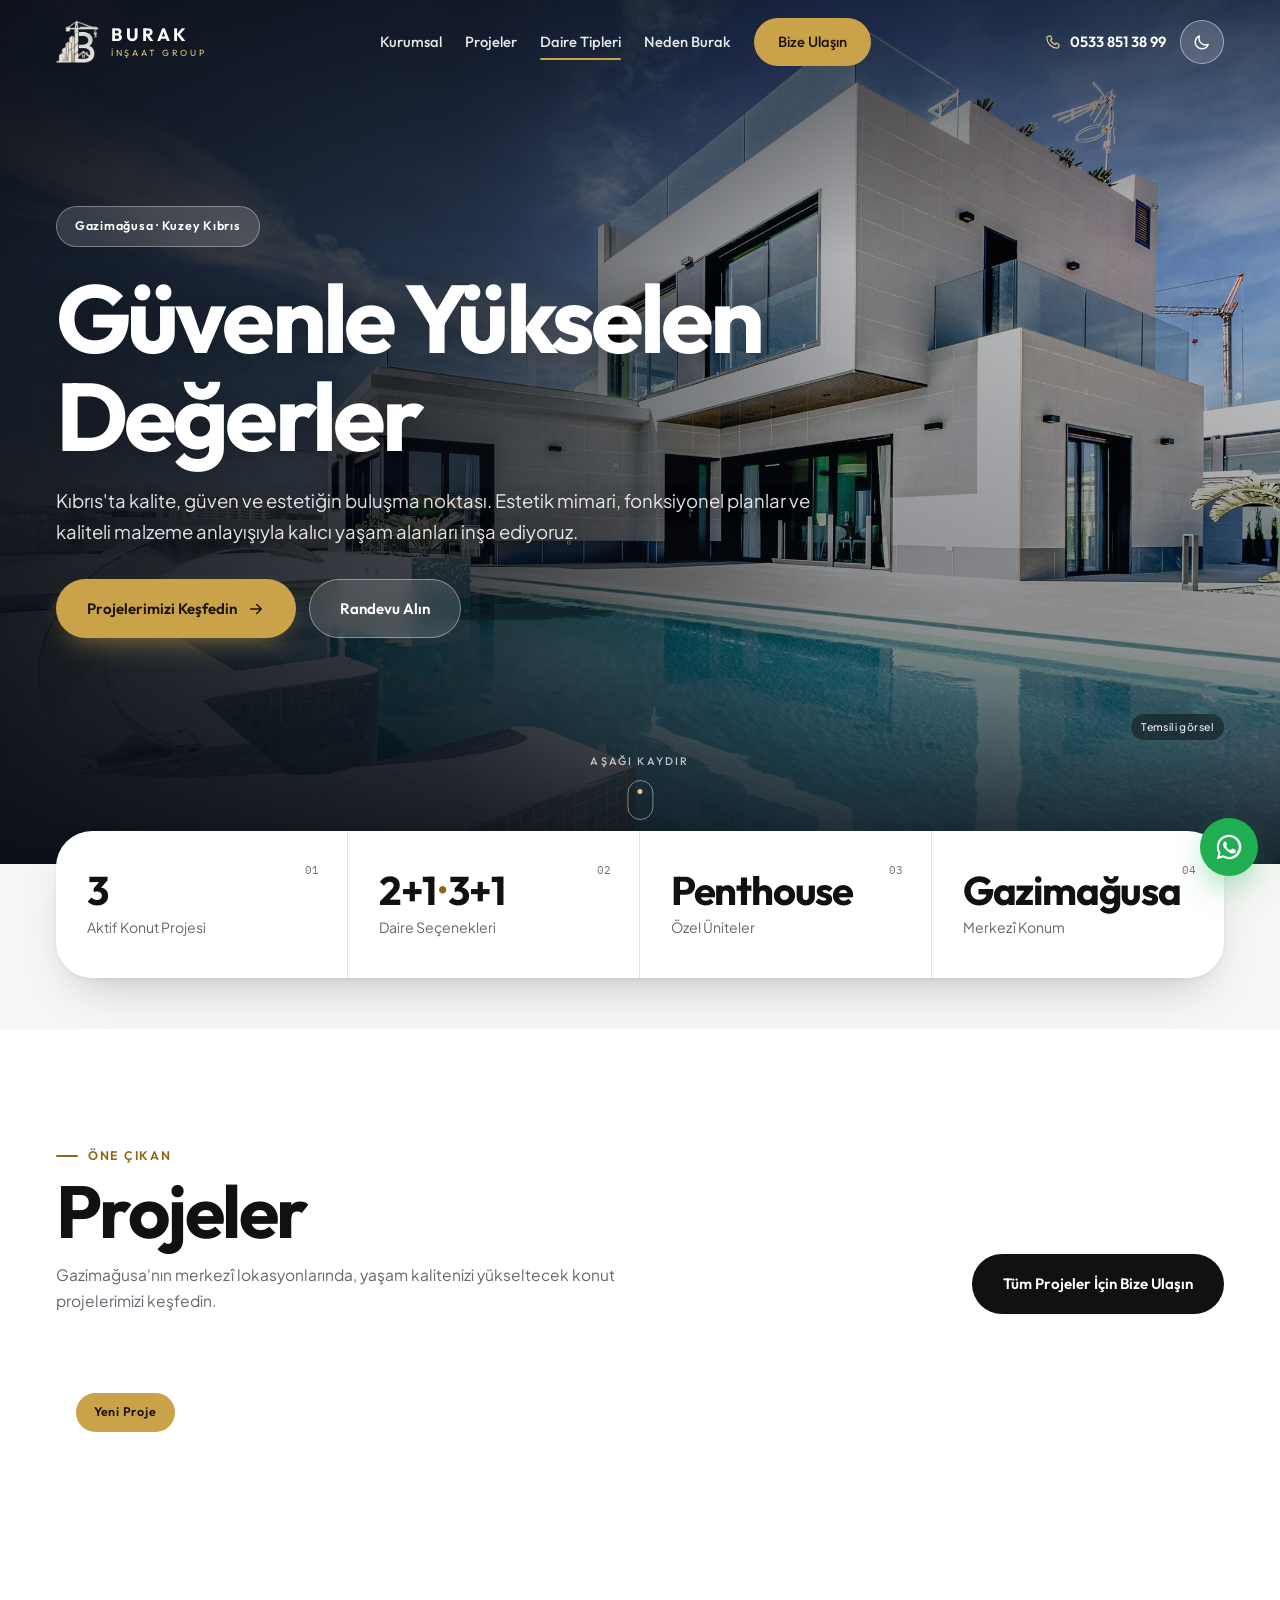
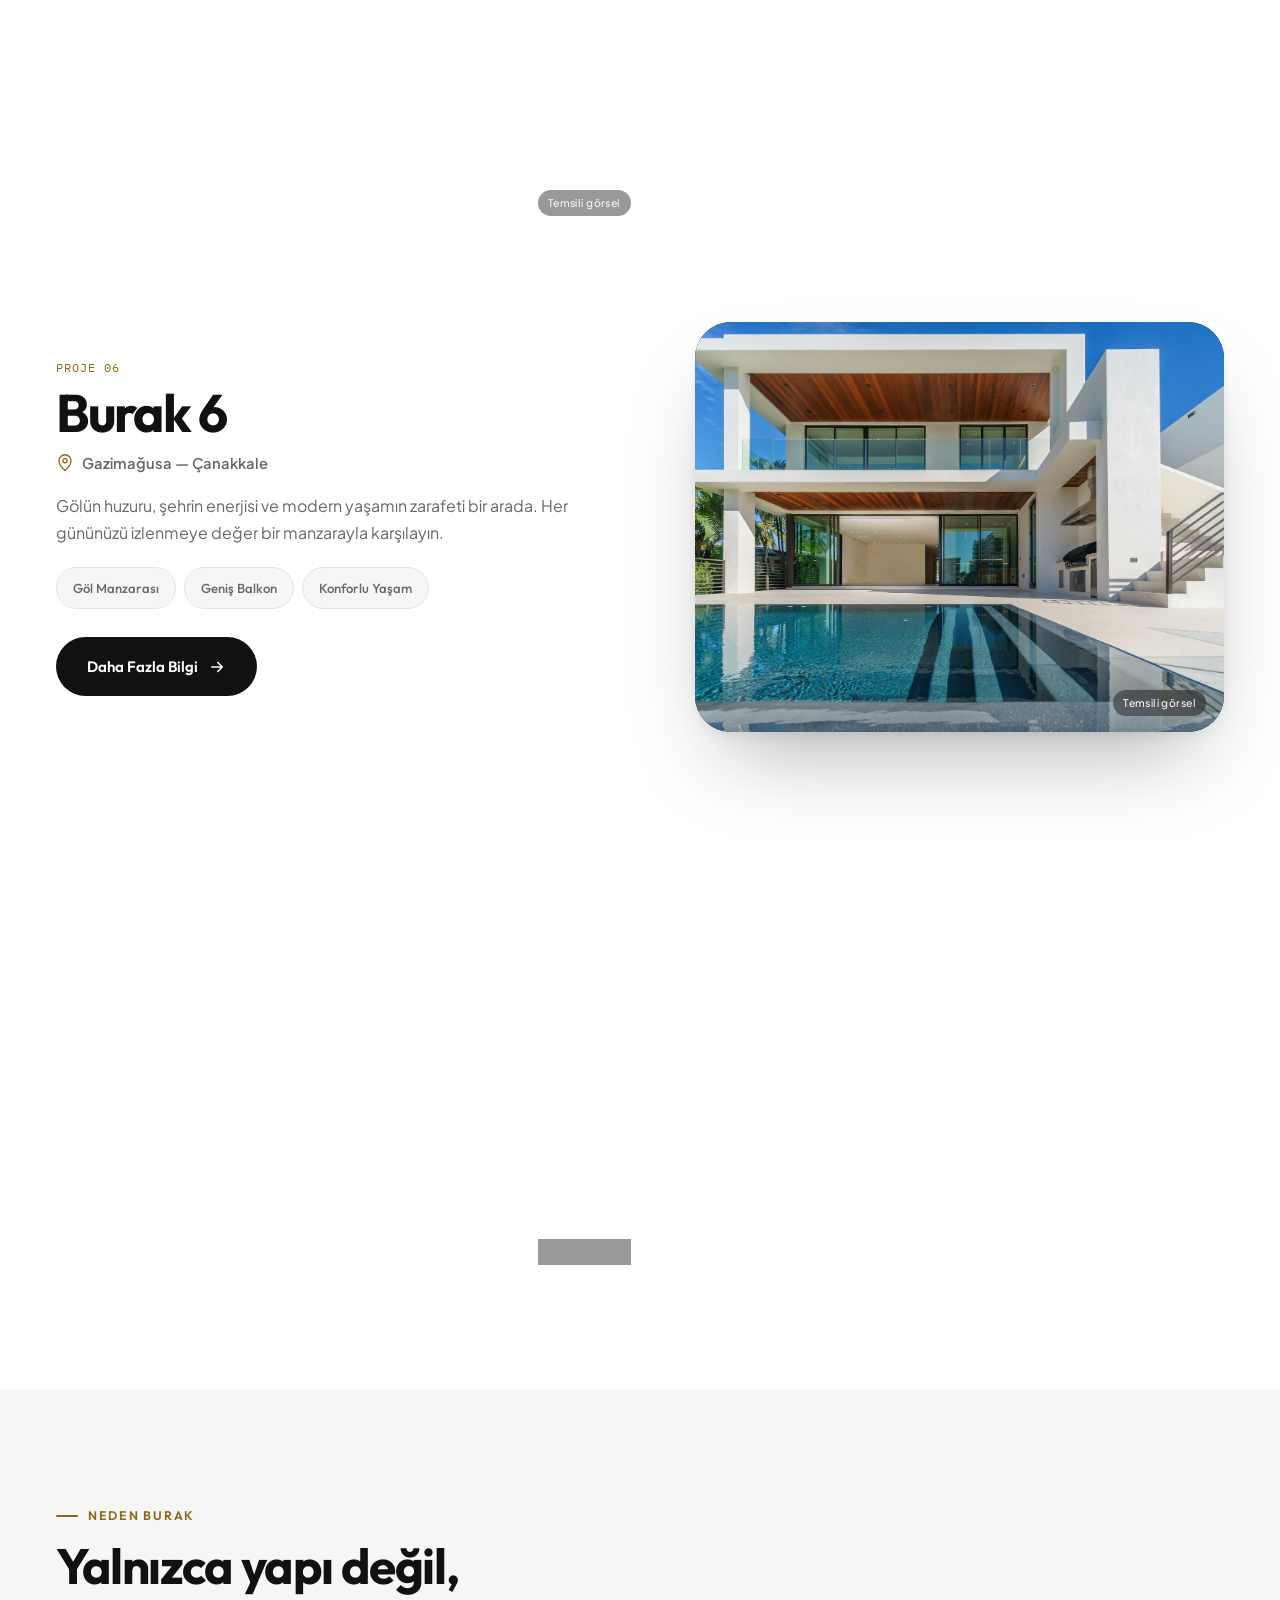
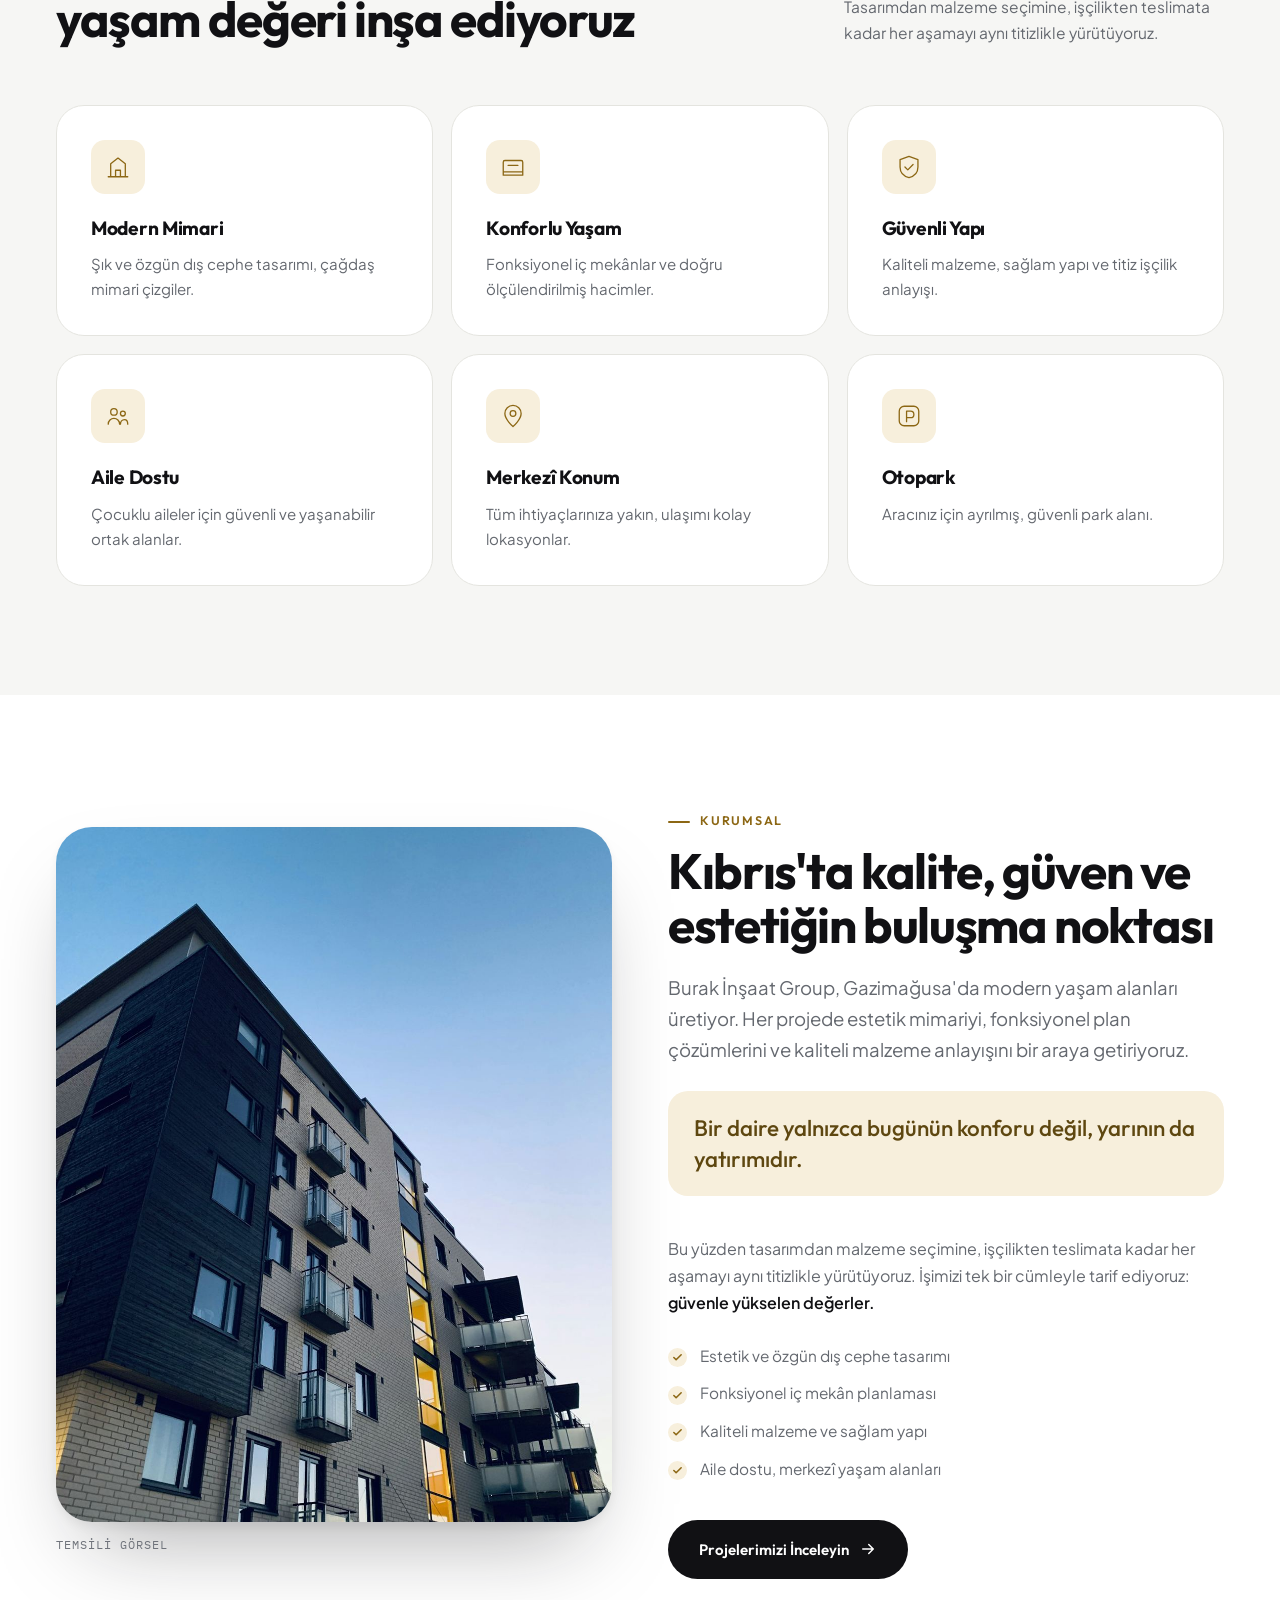
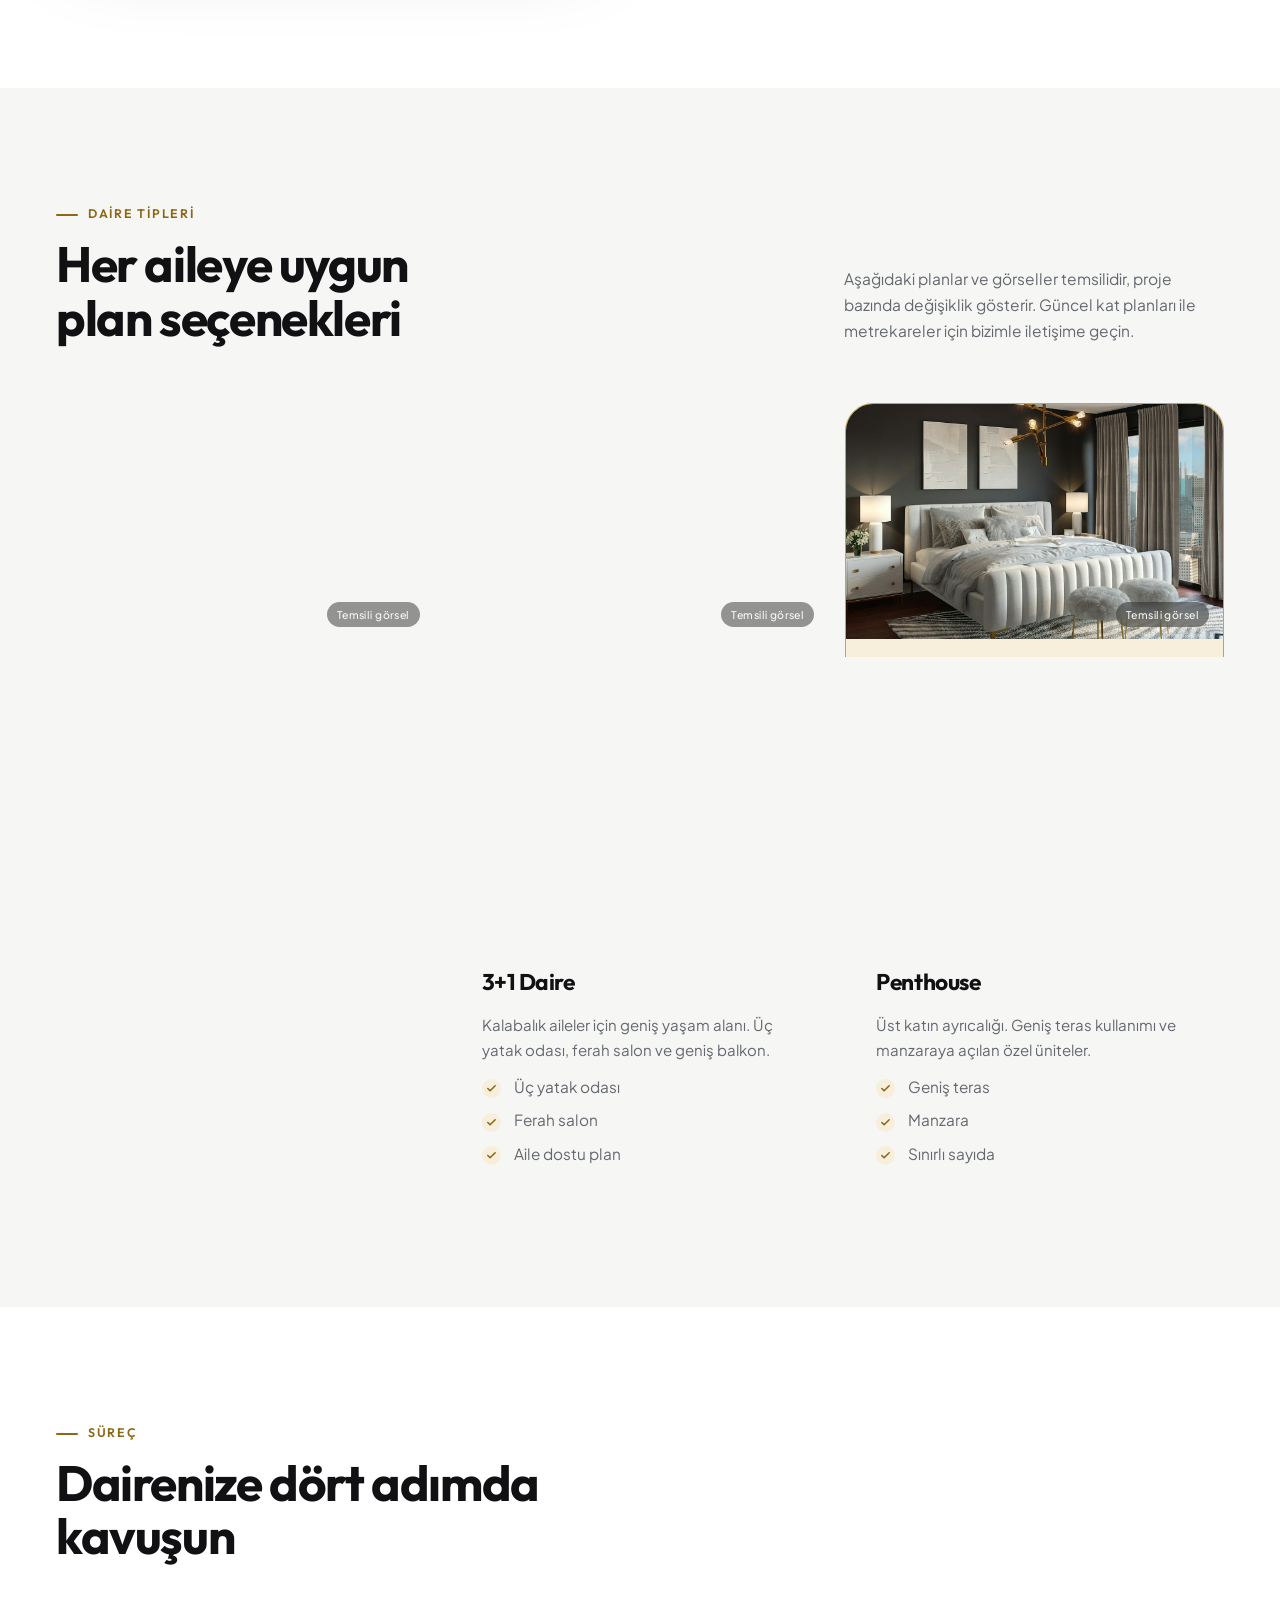
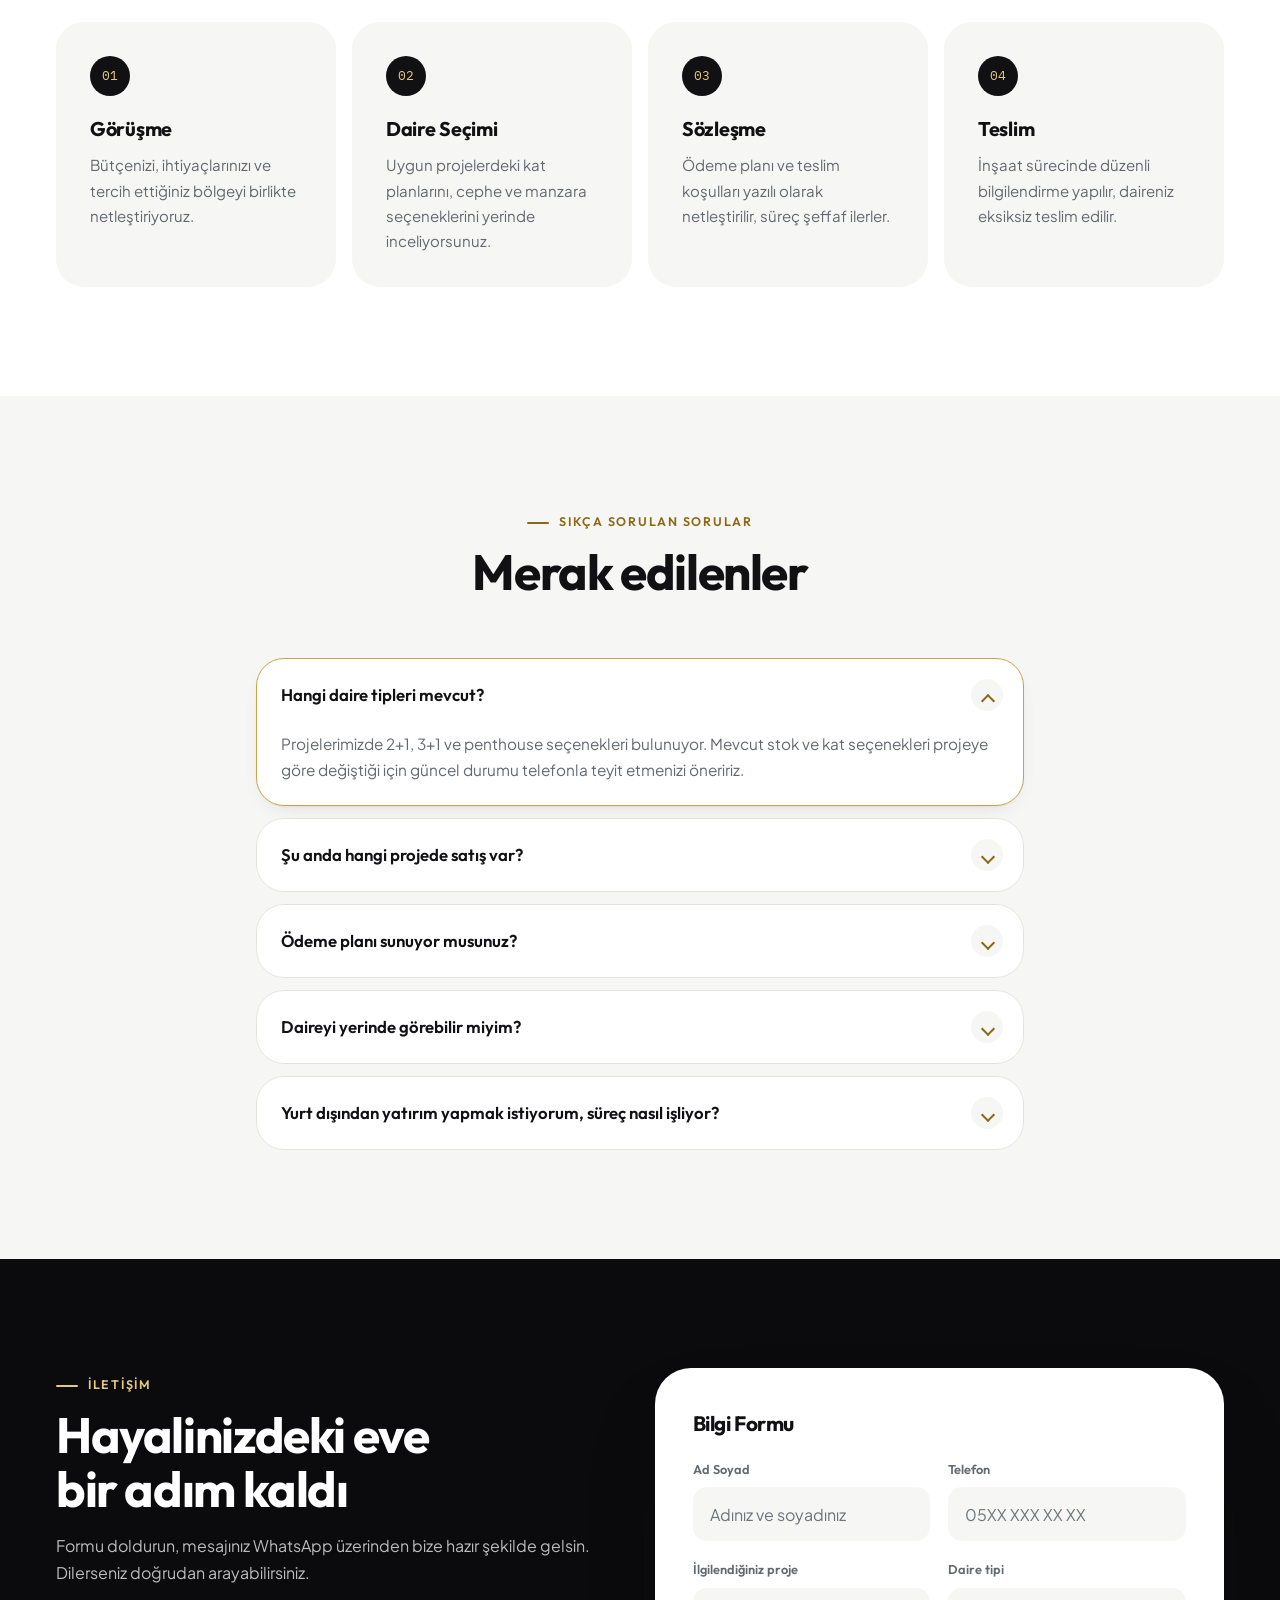
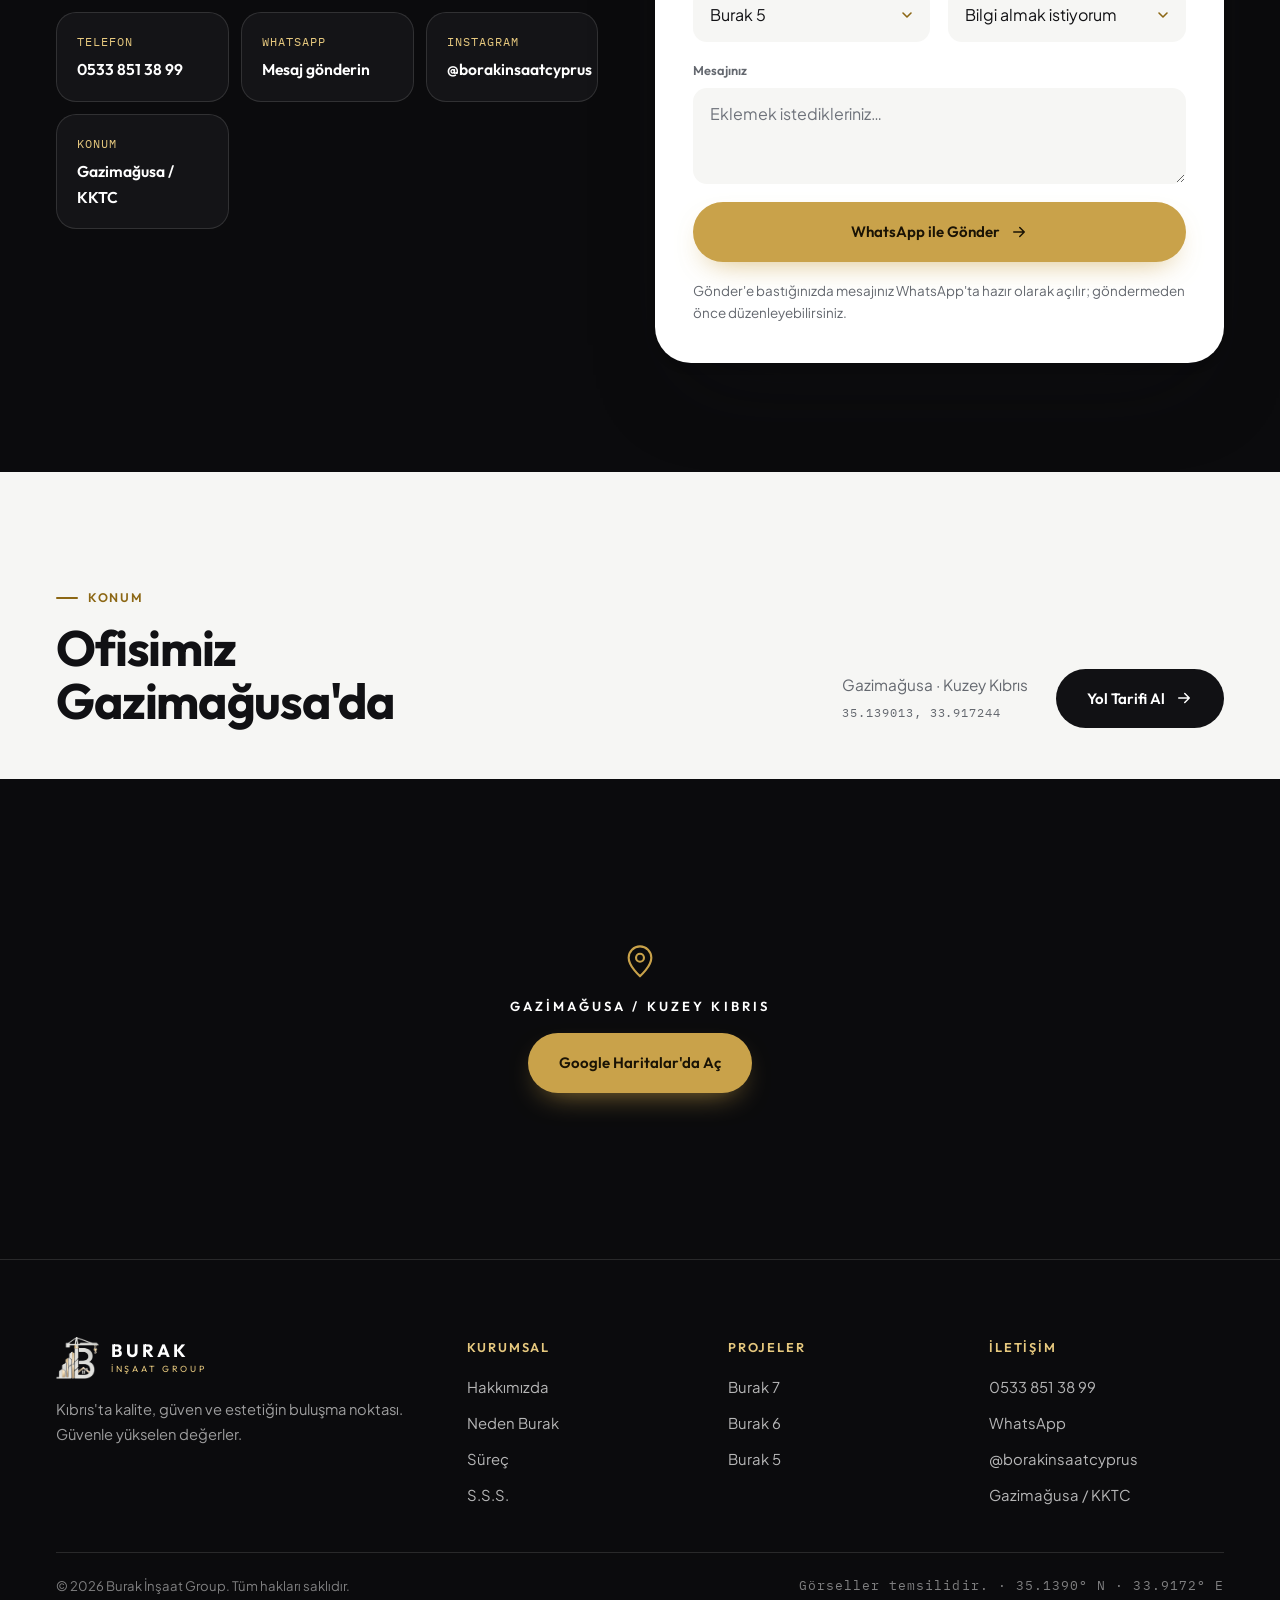
<file: index.html>
<!doctype html>
<html lang="tr">
<head>
<meta charset="utf-8">
<meta name="viewport" content="width=device-width, initial-scale=1, viewport-fit=cover">
<title>Burak İnşaat Group</title>
<meta name="description" content="Burak İnşaat Group — Gazimağusa, Kuzey Kıbrıs. Burak 5, Burak 6 ve Burak 7 konut projeleri. 2+1, 3+1 ve penthouse daireler. Güvenle yükselen değerler.">
<meta name="theme-color" content="#0B0B0D">
<meta property="og:title" content="Burak İnşaat Group">
<meta property="og:description" content="Kıbrıs'ta kalite, güven ve estetiğin buluşma noktası. Gazimağusa'da modern konut projeleri.">
<meta property="og:type" content="website">
<meta property="og:locale" content="tr_TR">
<meta property="og:site_name" content="Burak İnşaat Group">
<meta property="og:image" content="assets/img/og.jpg">
<meta property="og:image:width" content="1200">
<meta property="og:image:height" content="630">
<meta property="og:image:alt" content="Burak İnşaat Group — Güvenle Yükselen Değerler">
<meta name="twitter:card" content="summary_large_image">
<link rel="icon" href="assets/favicon.png" type="image/png">
<link rel="preconnect" href="https://fonts.googleapis.com">
<link rel="preconnect" href="https://fonts.gstatic.com" crossorigin>
<link rel="stylesheet" href="https://fonts.googleapis.com/css2?family=Outfit:wght@300;400;500;600;700;800&family=Plus+Jakarta+Sans:wght@400;500;600&family=IBM+Plex+Mono:wght@400;500&display=swap">
<link rel="stylesheet" href="assets/style.css?v=20260924b">
<!-- Kayıtlı tema seçimini ilk boyamadan önce uygula (beyaz parlama olmasın) -->
<script>try{var t=localStorage.getItem('burak-tema');if(t==='dark'||t==='light')document.documentElement.setAttribute('data-theme',t)}catch(e){}</script>
<script type="application/ld+json">
{
  "@context": "https://schema.org",
  "@type": "HomeAndConstructionBusiness",
  "name": "Burak İnşaat Group",
  "description": "Kıbrıs'ta kalite, güven ve estetiğin buluşma noktası. Gazimağusa'da modern konut projeleri.",
  "telephone": "+90 533 851 38 99",
  "image": "assets/img/og.jpg",
  "logo": "assets/logo-mark.png",
  "address": { "@type": "PostalAddress", "addressLocality": "Gazimağusa", "addressCountry": "CY" },
  "geo": { "@type": "GeoCoordinates", "latitude": 35.139013, "longitude": 33.917244 },
  "areaServed": "Kuzey Kıbrıs",
  "sameAs": ["https://www.instagram.com/borakinsaatcyprus/"]
}
</script>
</head>
<body>

<a class="skip" href="#icerik">İçeriğe geç</a>

<!-- ===================== HEADER ===================== -->
<header class="hdr" id="hdr">
  <div class="hdr__in">
    <a class="logo" href="#top" aria-label="Burak İnşaat Group — ana sayfa">
      <span class="logo__mark"><img class="logo__img logo__img--fff" src="assets/logo-mark-light.png" alt="" width="431" height="420"><img class="logo__img logo__img--ink" src="assets/logo-mark.png" alt="" width="431" height="420"></span>
      <span class="logo__txt"><strong>BURAK</strong><em>İnşaat Group</em></span>
    </a>

    <nav class="nav" id="nav" aria-label="Ana menü">
      <a href="#kurumsal">Kurumsal</a>
      <a href="#projeler">Projeler</a>
      <a href="#daireler">Daire Tipleri</a>
      <a href="#neden">Neden Burak</a>
      <a class="nav__cta" href="#iletisim">Bize Ulaşın</a>
      <a class="nav__tel" href="tel:+905338513899">0533 851 38 99</a>
      <button class="nav__tema" type="button" data-tema>
        <svg class="tema__ay" viewBox="0 0 24 24" aria-hidden="true"><path d="M20.5 14.5A8.5 8.5 0 0 1 9.5 3.5a8.5 8.5 0 1 0 11 11z"/></svg>
        <svg class="tema__gunes" viewBox="0 0 24 24" aria-hidden="true"><circle cx="12" cy="12" r="4.2"/><path d="M12 2.5v2.2M12 19.3v2.2M4.6 4.6l1.6 1.6M17.8 17.8l1.6 1.6M2.5 12h2.2M19.3 12h2.2M4.6 19.4l1.6-1.6M17.8 6.2l1.6-1.6"/></svg>
        <span class="tema__ay">Koyu tema</span><span class="tema__gunes">Açık tema</span>
      </button>
    </nav>

    <div class="hdr__side">
      <a class="hdr__tel" href="tel:+905338513899">
        <svg viewBox="0 0 24 24" aria-hidden="true"><path d="M6.6 3h3l1.6 4-2.1 1.5a12 12 0 0 0 6.4 6.4L17 12.8l4 1.6v3A2.6 2.6 0 0 1 18.4 20 15.4 15.4 0 0 1 4 5.6 2.6 2.6 0 0 1 6.6 3z"/></svg>
        <span>0533 851 38 99</span>
      </a>
      <button class="tema" id="tema" type="button" data-tema title="Tema değiştir" aria-label="Koyu temaya geç">
        <svg class="tema__ay" viewBox="0 0 24 24" aria-hidden="true"><path d="M20.5 14.5A8.5 8.5 0 0 1 9.5 3.5a8.5 8.5 0 1 0 11 11z"/></svg>
        <svg class="tema__gunes" viewBox="0 0 24 24" aria-hidden="true"><circle cx="12" cy="12" r="4.2"/><path d="M12 2.5v2.2M12 19.3v2.2M4.6 4.6l1.6 1.6M17.8 17.8l1.6 1.6M2.5 12h2.2M19.3 12h2.2M4.6 19.4l1.6-1.6M17.8 6.2l1.6-1.6"/></svg>
      </button>
      <button class="burger" id="burger" aria-expanded="false" aria-controls="nav">
        <span class="burger__lines" aria-hidden="true"><i></i><i></i><i></i></span>
        <span class="sr">Menü</span>
      </button>
    </div>
  </div>
</header>

<main id="icerik">

<!-- ===================== HERO ===================== -->
<section class="hero" id="top">
  <div class="hero__scene" aria-hidden="true">
    <img src="assets/img/hero.jpg" alt="" width="2200" height="1459" fetchpriority="high">
  </div>

  <div class="hero__in wrap">
    <p class="pill pill--ghost">Gazimağusa &middot; Kuzey Kıbrıs</p>
    <h1 class="hero__h1">Güvenle Yükselen<br>Değerler</h1>
    <p class="hero__lead">Kıbrıs'ta kalite, güven ve estetiğin buluşma noktası. Estetik mimari,
      fonksiyonel planlar ve kaliteli malzeme anlayışıyla kalıcı yaşam alanları inşa ediyoruz.</p>
    <div class="hero__btns">
      <a class="btn btn--gold" href="#projeler">Projelerimizi Keşfedin
        <svg viewBox="0 0 24 24" aria-hidden="true"><path d="M5 12h14m0 0l-6-6m6 6l-6 6"/></svg></a>
      <a class="btn btn--glass" href="#iletisim">Randevu Alın</a>
    </div>
  </div>

  <span class="tmsl tmsl--hero">Temsili görsel</span>

  <a class="hero__scroll" href="#rakamlar">
    <span>Aşağı Kaydır</span>
    <span class="hero__dot"></span>
  </a>
</section>

<!-- ===================== RAKAMLAR ===================== -->
<section class="statsec" id="rakamlar" aria-label="Öne çıkan bilgiler">
  <div class="wrap">
    <div class="stats">
      <div class="stat"><b>3</b><span>Aktif Konut Projesi</span><i>01</i></div>
      <div class="stat"><b>2+1<em>·</em>3+1</b><span>Daire Seçenekleri</span><i>02</i></div>
      <div class="stat"><b>Penthouse</b><span>Özel Üniteler</span><i>03</i></div>
      <div class="stat"><b>Gazimağusa</b><span>Merkezî Konum</span><i>04</i></div>
    </div>
  </div>
</section>

<!-- ===================== ÖNE ÇIKAN PROJELER ===================== -->
<section class="sec" id="projeler">
  <div class="wrap">
    <header class="sechead sechead--big">
      <div>
        <p class="eyebrow">Öne Çıkan</p>
        <h2 class="h1x">Projeler</h2>
        <p class="sechead__desc sechead__desc--wide">Gazimağusa'nın merkezî lokasyonlarında,
          yaşam kalitenizi yükseltecek konut projelerimizi keşfedin.</p>
      </div>
      <a class="btn btn--dark sechead__cta" href="#iletisim">Tüm Projeler İçin Bize Ulaşın</a>
    </header>
  </div>

  <div class="showcase">

    <article class="proj" id="burak7">
      <div class="proj__viz">
        <img src="assets/img/burak7.jpg" alt="Burak 7 — temsili dış cephe görseli" width="1500" height="1031" loading="lazy" decoding="async">
        <span class="pill pill--live">Yeni Proje</span>
        <span class="tmsl">Temsili görsel</span>
      </div>
      <div class="proj__body">
        <p class="proj__no mono">Proje 07</p>
        <h3 class="proj__title">Burak 7</h3>
        <p class="proj__loc">
          <svg viewBox="0 0 24 24" aria-hidden="true"><path d="M12 22s8-6.9 8-13a8 8 0 0 0-16 0c0 6.1 8 13 8 13z"/><circle cx="12" cy="9" r="2.8"/></svg>
          Gazimağusa / Kuzey Kıbrıs</p>
        <p class="proj__txt">Estetik mimarisi, fonksiyonel planları ve kaliteli malzeme anlayışıyla
          fark yaratan yeni projemiz. Modern yaşamın yeni adresi.</p>
        <ul class="chips"><li>Modern Mimari</li><li>Merkezî Konum</li><li>Otopark</li><li>Aile Dostu</li></ul>
        <a class="btn btn--dark" href="#iletisim">Daha Fazla Bilgi
          <svg viewBox="0 0 24 24" aria-hidden="true"><path d="M5 12h14m0 0l-6-6m6 6l-6 6"/></svg></a>
      </div>
    </article>

    <article class="proj proj--flip" id="burak6">
      <div class="proj__viz">
        <img src="assets/img/burak6.jpg" alt="Burak 6 — temsili dış cephe görseli" width="1552" height="1067" loading="lazy" decoding="async">
        <span class="pill">Manzaralı</span>
        <span class="tmsl">Temsili görsel</span>
      </div>
      <div class="proj__body">
        <p class="proj__no mono">Proje 06</p>
        <h3 class="proj__title">Burak 6</h3>
        <p class="proj__loc">
          <svg viewBox="0 0 24 24" aria-hidden="true"><path d="M12 22s8-6.9 8-13a8 8 0 0 0-16 0c0 6.1 8 13 8 13z"/><circle cx="12" cy="9" r="2.8"/></svg>
          Gazimağusa — Çanakkale</p>
        <p class="proj__txt">Gölün huzuru, şehrin enerjisi ve modern yaşamın zarafeti bir arada.
          Her gününüzü izlenmeye değer bir manzarayla karşılayın.</p>
        <ul class="chips"><li>Göl Manzarası</li><li>Geniş Balkon</li><li>Konforlu Yaşam</li></ul>
        <a class="btn btn--dark" href="#iletisim">Daha Fazla Bilgi
          <svg viewBox="0 0 24 24" aria-hidden="true"><path d="M5 12h14m0 0l-6-6m6 6l-6 6"/></svg></a>
      </div>
    </article>

    <article class="proj" id="burak5">
      <div class="proj__viz">
        <img src="assets/img/burak5.jpg" alt="Burak 5 — temsili dış cephe görseli" width="1600" height="1100" loading="lazy" decoding="async">
        <span class="pill pill--sale">Satışta</span>
        <span class="tmsl">Temsili görsel</span>
      </div>
      <div class="proj__body">
        <p class="proj__no mono">Proje 05</p>
        <h3 class="proj__title">Burak 5</h3>
        <p class="proj__loc">
          <svg viewBox="0 0 24 24" aria-hidden="true"><path d="M12 22s8-6.9 8-13a8 8 0 0 0-16 0c0 6.1 8 13 8 13z"/><circle cx="12" cy="9" r="2.8"/></svg>
          Gazimağusa / Kuzey Kıbrıs</p>
        <p class="proj__txt">Zamanın en değerli yatırımı, konforudur. 2+1, 3+1 ve penthouse
          seçenekleriyle doğru yatırım, güvenli gelecek.</p>
        <ul class="chips"><li>2+1 · 3+1 · Penthouse</li><li>Kaliteli İşçilik</li><li>Geniş Balkonlar</li></ul>
        <a class="btn btn--dark" href="#iletisim">Daha Fazla Bilgi
          <svg viewBox="0 0 24 24" aria-hidden="true"><path d="M5 12h14m0 0l-6-6m6 6l-6 6"/></svg></a>
      </div>
    </article>

  </div>
</section>

<!-- ===================== NEDEN BURAK ===================== -->
<section class="sec sec--tint" id="neden">
  <div class="wrap">
    <header class="sechead">
      <div>
        <p class="eyebrow">Neden Burak</p>
        <h2 class="h2">Yalnızca yapı değil,<br>yaşam değeri inşa ediyoruz</h2>
      </div>
      <p class="sechead__desc">Tasarımdan malzeme seçimine, işçilikten teslimata kadar
        her aşamayı aynı titizlikle yürütüyoruz.</p>
    </header>

    <div class="feats">
      <article class="feat">
        <span class="feat__ic"><svg viewBox="0 0 32 32" aria-hidden="true"><path d="M4 28h24M7 28V12l9-7 9 7v16M13 28v-8h6v8"/></svg></span>
        <h3>Modern Mimari</h3>
        <p>Şık ve özgün dış cephe tasarımı, çağdaş mimari çizgiler.</p>
      </article>
      <article class="feat">
        <span class="feat__ic"><svg viewBox="0 0 32 32" aria-hidden="true"><path d="M4 22V10a2 2 0 0 1 2-2h20a2 2 0 0 1 2 2v12M4 22h24v4H4zM10 14h12"/></svg></span>
        <h3>Konforlu Yaşam</h3>
        <p>Fonksiyonel iç mekânlar ve doğru ölçülendirilmiş hacimler.</p>
      </article>
      <article class="feat">
        <span class="feat__ic"><svg viewBox="0 0 32 32" aria-hidden="true"><path d="M16 3l11 4v9c0 7-4.6 11.4-11 13C9.6 27.4 5 23 5 16V7z"/><path d="M11 16l3.5 3.5L21 13"/></svg></span>
        <h3>Güvenli Yapı</h3>
        <p>Kaliteli malzeme, sağlam yapı ve titiz işçilik anlayışı.</p>
      </article>
      <article class="feat">
        <span class="feat__ic"><svg viewBox="0 0 32 32" aria-hidden="true"><circle cx="11" cy="11" r="4"/><circle cx="22" cy="13" r="3"/><path d="M4 26c0-4 3.2-7 7-7s7 3 7 7M19 26c0-3 2-5.5 5-5.5S28 23 28 26"/></svg></span>
        <h3>Aile Dostu</h3>
        <p>Çocuklu aileler için güvenli ve yaşanabilir ortak alanlar.</p>
      </article>
      <article class="feat">
        <span class="feat__ic"><svg viewBox="0 0 32 32" aria-hidden="true"><path d="M16 29s10-8.6 10-16A10 10 0 0 0 6 13c0 7.4 10 16 10 16z"/><circle cx="16" cy="13" r="3.5"/></svg></span>
        <h3>Merkezî Konum</h3>
        <p>Tüm ihtiyaçlarınıza yakın, ulaşımı kolay lokasyonlar.</p>
      </article>
      <article class="feat">
        <span class="feat__ic"><svg viewBox="0 0 32 32" aria-hidden="true"><rect x="4" y="4" width="24" height="24" rx="6"/><path d="M13 23V10h5a4 4 0 0 1 0 8h-5"/></svg></span>
        <h3>Otopark</h3>
        <p>Aracınız için ayrılmış, güvenli park alanı.</p>
      </article>
    </div>
  </div>
</section>

<!-- ===================== KURUMSAL ===================== -->
<section class="sec" id="kurumsal">
  <div class="wrap split">
    <figure class="frame">
      <img src="assets/img/kurumsal.jpg" alt="" width="1100" height="1375" loading="lazy" decoding="async">
      <figcaption class="mono">Temsili görsel</figcaption>
    </figure>

    <div class="split__body">
      <p class="eyebrow">Kurumsal</p>
      <h2 class="h2">Kıbrıs'ta kalite, güven ve estetiğin buluşma noktası</h2>
      <p class="lead">Burak İnşaat Group, Gazimağusa'da modern yaşam alanları üretiyor.
        Her projede estetik mimariyi, fonksiyonel plan çözümlerini ve kaliteli malzeme
        anlayışını bir araya getiriyoruz.</p>
      <blockquote class="quote">Bir daire yalnızca bugünün konforu değil, yarının da yatırımıdır.</blockquote>
      <p class="body">Bu yüzden tasarımdan malzeme seçimine, işçilikten teslimata kadar
        her aşamayı aynı titizlikle yürütüyoruz. İşimizi tek bir cümleyle tarif ediyoruz:
        <strong>güvenle yükselen değerler.</strong></p>
      <ul class="ticks">
        <li>Estetik ve özgün dış cephe tasarımı</li>
        <li>Fonksiyonel iç mekân planlaması</li>
        <li>Kaliteli malzeme ve sağlam yapı</li>
        <li>Aile dostu, merkezî yaşam alanları</li>
      </ul>
      <a class="btn btn--dark" href="#projeler">Projelerimizi İnceleyin
        <svg viewBox="0 0 24 24" aria-hidden="true"><path d="M5 12h14m0 0l-6-6m6 6l-6 6"/></svg></a>
    </div>
  </div>
</section>

<!-- ===================== DAİRE TİPLERİ ===================== -->
<section class="sec sec--tint" id="daireler">
  <div class="wrap">
    <header class="sechead">
      <div>
        <p class="eyebrow">Daire Tipleri</p>
        <h2 class="h2">Her aileye uygun<br>plan seçenekleri</h2>
      </div>
      <p class="sechead__desc">Aşağıdaki planlar ve görseller temsilidir, proje bazında değişiklik gösterir.
        Güncel kat planları ile metrekareler için bizimle iletişime geçin.</p>
    </header>

    <div class="units">
      <article class="unit">
        <div class="unit__photo">
          <img src="assets/img/daire-2-1.jpg" alt="Aydınlık salon — temsili iç mekân görseli" width="1200" height="750" loading="lazy" decoding="async">
          <span class="tmsl">Temsili görsel</span>
        </div>
        <div class="unit__plan">
          <svg viewBox="0 0 320 236" aria-hidden="true">
            <g class="wall"><rect x="16" y="14" width="288" height="208" rx="4"/></g>
            <g class="wall"><line x1="184" y1="14" x2="184" y2="222"/><line x1="184" y1="128" x2="304" y2="128"/></g>
            <g class="door"><line x1="184" y1="70" x2="184" y2="102"/><line x1="228" y1="128" x2="262" y2="128"/></g>
            <g class="balk"><rect x="16" y="14" width="168" height="26" rx="3"/></g>
            <g class="lbl">
              <text x="26" y="33" class="sub">BALKON</text>
              <text x="36" y="118">Salon</text><text x="36" y="136" class="sub">+ MUTFAK</text>
              <text x="200" y="64">Yatak</text>
              <text x="200" y="176">Yatak</text><text x="200" y="194" class="sub">+ BANYO</text>
            </g>
          </svg>
        </div>
        <div class="unit__body">
          <h3>2+1 Daire</h3>
          <p>Çiftler ve küçük aileler için fonksiyonel plan. Geniş salon, ayrı yatak odaları ve balkon.</p>
          <ul class="ticks ticks--sm"><li>Geniş balkon</li><li>Fonksiyonel mutfak</li><li>Ayrı ebeveyn odası</li></ul>
        </div>
      </article>

      <article class="unit">
        <div class="unit__photo">
          <img src="assets/img/daire-3-1.jpg" alt="Açık mutfaklı geniş salon — temsili iç mekân görseli" width="1200" height="750" loading="lazy" decoding="async">
          <span class="tmsl">Temsili görsel</span>
        </div>
        <div class="unit__plan">
          <svg viewBox="0 0 320 236" aria-hidden="true">
            <g class="wall"><rect x="16" y="14" width="288" height="208" rx="4"/></g>
            <g class="wall"><line x1="168" y1="14" x2="168" y2="222"/><line x1="168" y1="92" x2="304" y2="92"/><line x1="168" y1="160" x2="304" y2="160"/></g>
            <g class="door"><line x1="168" y1="48" x2="168" y2="76"/><line x1="206" y1="92" x2="238" y2="92"/><line x1="206" y1="160" x2="238" y2="160"/></g>
            <g class="balk"><rect x="16" y="14" width="152" height="26" rx="3"/></g>
            <g class="lbl">
              <text x="26" y="33" class="sub">BALKON</text>
              <text x="34" y="124">Salon</text><text x="34" y="142" class="sub">+ MUTFAK</text>
              <text x="184" y="58">Yatak</text>
              <text x="184" y="130">Yatak</text>
              <text x="184" y="196">Yatak</text><text x="184" y="214" class="sub">+ BANYO</text>
            </g>
          </svg>
        </div>
        <div class="unit__body">
          <h3>3+1 Daire</h3>
          <p>Kalabalık aileler için geniş yaşam alanı. Üç yatak odası, ferah salon ve geniş balkon.</p>
          <ul class="ticks ticks--sm"><li>Üç yatak odası</li><li>Ferah salon</li><li>Aile dostu plan</li></ul>
        </div>
      </article>

      <article class="unit unit--star">
        <div class="unit__photo">
          <img src="assets/img/penthouse.jpg" alt="Şehir manzaralı yatak odası — temsili iç mekân görseli" width="1200" height="750" loading="lazy" decoding="async">
          <span class="tmsl">Temsili görsel</span>
        </div>
        <div class="unit__plan">
          <svg viewBox="0 0 320 236" aria-hidden="true">
            <g class="terrace"><rect x="16" y="14" width="288" height="42" rx="3"/></g>
            <g class="wall"><rect x="16" y="56" width="288" height="166" rx="4"/></g>
            <g class="wall"><line x1="150" y1="56" x2="150" y2="222"/><line x1="150" y1="144" x2="304" y2="144"/></g>
            <g class="door"><line x1="150" y1="86" x2="150" y2="116"/><line x1="200" y1="144" x2="234" y2="144"/></g>
            <g class="lbl">
              <text x="28" y="40" class="gold">GENİŞ TERAS</text>
              <text x="32" y="144">Salon</text><text x="32" y="162" class="sub">+ MUTFAK</text>
              <text x="166" y="104">Yatak</text>
              <text x="166" y="188">Yatak</text>
            </g>
          </svg>
        </div>
        <div class="unit__body">
          <h3>Penthouse</h3>
          <p>Üst katın ayrıcalığı. Geniş teras kullanımı ve manzaraya açılan özel üniteler.</p>
          <ul class="ticks ticks--sm"><li>Geniş teras</li><li>Manzara</li><li>Sınırlı sayıda</li></ul>
        </div>
      </article>
    </div>
  </div>
</section>

<!-- ===================== SÜREÇ ===================== -->
<section class="sec" id="surec">
  <div class="wrap">
    <header class="sechead">
      <div>
        <p class="eyebrow">Süreç</p>
        <h2 class="h2">Dairenize dört adımda<br>kavuşun</h2>
      </div>
    </header>
    <ol class="steps">
      <li><span class="steps__n">01</span><h3>Görüşme</h3><p>Bütçenizi, ihtiyaçlarınızı ve tercih ettiğiniz bölgeyi birlikte netleştiriyoruz.</p></li>
      <li><span class="steps__n">02</span><h3>Daire Seçimi</h3><p>Uygun projelerdeki kat planlarını, cephe ve manzara seçeneklerini yerinde inceliyorsunuz.</p></li>
      <li><span class="steps__n">03</span><h3>Sözleşme</h3><p>Ödeme planı ve teslim koşulları yazılı olarak netleştirilir, süreç şeffaf ilerler.</p></li>
      <li><span class="steps__n">04</span><h3>Teslim</h3><p>İnşaat sürecinde düzenli bilgilendirme yapılır, daireniz eksiksiz teslim edilir.</p></li>
    </ol>
  </div>
</section>

<!-- ===================== SSS ===================== -->
<section class="sec sec--tint" id="sss">
  <div class="wrap wrap--narrow">
    <header class="sechead sechead--center">
      <div>
        <p class="eyebrow">Sıkça Sorulan Sorular</p>
        <h2 class="h2">Merak edilenler</h2>
      </div>
    </header>
    <div class="faq">
      <details open>
        <summary>Hangi daire tipleri mevcut?</summary>
        <div><p>Projelerimizde 2+1, 3+1 ve penthouse seçenekleri bulunuyor. Mevcut stok ve kat
          seçenekleri projeye göre değiştiği için güncel durumu telefonla teyit etmenizi öneririz.</p></div>
      </details>
      <details>
        <summary>Şu anda hangi projede satış var?</summary>
        <div><p>Burak 5'te satışlarımız devam ediyor, Burak 7 yeni projemiz olarak satışa hazırlanıyor.
          Burak 6 ise göl manzaralı konumuyla öne çıkıyor. Detaylar için bize ulaşın.</p></div>
      </details>
      <details>
        <summary>Ödeme planı sunuyor musunuz?</summary>
        <div><p>Ödeme planları proje, daire tipi ve teslim tarihine göre değişiklik gösterir.
          Size özel seçenekleri görüşmede netleştiriyoruz.</p></div>
      </details>
      <details>
        <summary>Daireyi yerinde görebilir miyim?</summary>
        <div><p>Evet. Gazimağusa'daki projelerimizi yerinde gezebilirsiniz. Randevu için
          0533 851 38 99 numarasından bize ulaşmanız yeterli.</p></div>
      </details>
      <details>
        <summary>Yurt dışından yatırım yapmak istiyorum, süreç nasıl işliyor?</summary>
        <div><p>Yurt dışından gelen alıcılarımız için süreci baştan sona birlikte planlıyoruz.
          İlk adım olarak WhatsApp üzerinden yazabilir, uygun bir görüşme saati belirleyebilirsiniz.</p></div>
      </details>
    </div>
  </div>
</section>

<!-- ===================== İLETİŞİM (KOYU BANT) ===================== -->
<section class="cta" id="iletisim">
  <div class="wrap cta__in">
    <div class="cta__left">
      <p class="eyebrow eyebrow--light">İletişim</p>
      <h2 class="h2 h2--light">Hayalinizdeki eve<br>bir adım kaldı</h2>
      <p class="cta__lead">Formu doldurun, mesajınız WhatsApp üzerinden bize hazır şekilde gelsin.
        Dilerseniz doğrudan arayabilirsiniz.</p>

      <div class="contact">
        <a class="contact__i" href="tel:+905338513899">
          <span class="contact__k mono">Telefon</span><span class="contact__v">0533 851 38 99</span>
        </a>
        <a class="contact__i" href="https://wa.me/905338513899" target="_blank" rel="noopener">
          <span class="contact__k mono">WhatsApp</span><span class="contact__v">Mesaj gönderin</span>
        </a>
        <a class="contact__i" href="https://www.instagram.com/borakinsaatcyprus/" target="_blank" rel="noopener">
          <span class="contact__k mono">Instagram</span><span class="contact__v">@borakinsaatcyprus</span>
        </a>
        <a class="contact__i" href="https://maps.app.goo.gl/WNb8oyFhw3ZvD8c77" target="_blank" rel="noopener">
          <span class="contact__k mono">Konum</span><span class="contact__v">Gazimağusa / KKTC</span>
        </a>
      </div>
    </div>

    <form class="form" id="form" novalidate>
      <p class="form__t">Bilgi Formu</p>
      <div class="form__grid">
        <div class="form__row">
          <label for="f-ad">Ad Soyad</label>
          <input id="f-ad" name="ad" type="text" autocomplete="name" placeholder="Adınız ve soyadınız" required>
        </div>
        <div class="form__row">
          <label for="f-tel">Telefon</label>
          <input id="f-tel" name="tel" type="tel" autocomplete="tel" placeholder="05XX XXX XX XX" required>
        </div>
        <div class="form__row">
          <label for="f-proje">İlgilendiğiniz proje</label>
          <select id="f-proje" name="proje">
            <option>Burak 7</option><option>Burak 6</option>
            <option selected>Burak 5</option><option>Fark etmez</option>
          </select>
        </div>
        <div class="form__row">
          <label for="f-tip">Daire tipi</label>
          <select id="f-tip" name="tip">
            <option>2+1</option><option>3+1</option><option>Penthouse</option>
            <option selected>Bilgi almak istiyorum</option>
          </select>
        </div>
      </div>
      <div class="form__row">
        <label for="f-not">Mesajınız</label>
        <textarea id="f-not" name="not" rows="3" placeholder="Eklemek istedikleriniz…"></textarea>
      </div>
      <button class="btn btn--gold btn--full" type="submit">WhatsApp ile Gönder
        <svg viewBox="0 0 24 24" aria-hidden="true"><path d="M5 12h14m0 0l-6-6m6 6l-6 6"/></svg></button>
      <p class="form__hint" id="form-hint">Gönder'e bastığınızda mesajınız WhatsApp'ta hazır olarak açılır; göndermeden önce düzenleyebilirsiniz.</p>
    </form>
  </div>
</section>

</main>

<!-- ===================== KONUM ===================== -->
<section class="konum" id="konum" aria-label="Ofis konumu">
  <div class="wrap konum__in">
    <div>
      <p class="eyebrow">Konum</p>
      <h2 class="h2">Ofisimiz<br>Gazimağusa'da</h2>
    </div>
    <div class="konum__yan">
      <p class="konum__adres">Gazimağusa &middot; Kuzey Kıbrıs<br>
        <span class="mono">35.139013, 33.917244</span></p>
      <a class="btn btn--dark" href="https://maps.app.goo.gl/WNb8oyFhw3ZvD8c77" target="_blank" rel="noopener">Yol Tarifi Al
        <svg viewBox="0 0 24 24" aria-hidden="true"><path d="M5 12h14m0 0l-6-6m6 6l-6 6"/></svg></a>
    </div>
  </div>
  <div class="gmap">
    <div class="gmap__fb">
      <svg viewBox="0 0 24 24" aria-hidden="true"><path d="M12 22s8-6.9 8-13a8 8 0 0 0-16 0c0 6.1 8 13 8 13z"/><circle cx="12" cy="9" r="2.8"/></svg>
      <p>Gazimağusa / Kuzey Kıbrıs</p>
      <a class="btn btn--gold" href="https://maps.app.goo.gl/WNb8oyFhw3ZvD8c77" target="_blank" rel="noopener">Google Haritalar'da Aç</a>
    </div>
    <!-- ARTIFACT:STRIP-START -->
    <iframe class="gmap__frame" title="Burak İnşaat Group ofis konumu — Gazimağusa"
      src="https://www.google.com/maps?q=35.139013,33.917244&amp;z=16&amp;hl=tr&amp;output=embed" loading="lazy" referrerpolicy="no-referrer-when-downgrade"></iframe>
    <!-- ARTIFACT:STRIP-END -->
  </div>
</section>

<!-- ===================== FOOTER ===================== -->
<footer class="ftr">
  <div class="wrap">
    <div class="ftr__in">
      <div class="ftr__brand">
        <a class="logo logo--ftr" href="#top">
          <span class="logo__mark"><img class="logo__img logo__img--fff" src="assets/logo-mark-light.png" alt="" width="431" height="420"><img class="logo__img logo__img--ink" src="assets/logo-mark.png" alt="" width="431" height="420"></span>
          <span class="logo__txt"><strong>BURAK</strong><em>İnşaat Group</em></span>
        </a>
        <p>Kıbrıs'ta kalite, güven ve estetiğin buluşma noktası.<br>Güvenle yükselen değerler.</p>
      </div>
      <nav class="ftr__col" aria-label="Kurumsal">
        <h4>Kurumsal</h4>
        <a href="#kurumsal">Hakkımızda</a><a href="#neden">Neden Burak</a>
        <a href="#surec">Süreç</a><a href="#sss">S.S.S.</a>
      </nav>
      <nav class="ftr__col" aria-label="Projeler">
        <h4>Projeler</h4>
        <a href="#burak7">Burak 7</a><a href="#burak6">Burak 6</a>
        <a href="#burak5">Burak 5</a>
      </nav>
      <nav class="ftr__col" aria-label="İletişim">
        <h4>İletişim</h4>
        <a href="tel:+905338513899">0533 851 38 99</a>
        <a href="https://wa.me/905338513899" target="_blank" rel="noopener">WhatsApp</a>
        <a href="https://www.instagram.com/borakinsaatcyprus/" target="_blank" rel="noopener">@borakinsaatcyprus</a>
        <a href="https://maps.app.goo.gl/WNb8oyFhw3ZvD8c77" target="_blank" rel="noopener">Gazimağusa / KKTC</a>
      </nav>
    </div>
    <div class="ftr__bar">
      <p>&copy; <span id="yil">2026</span> Burak İnşaat Group. Tüm hakları saklıdır.</p>
      <p class="mono">Görseller temsilidir. &middot; 35.1390&deg; N &middot; 33.9172&deg; E</p>
    </div>
  </div>
</footer>

<!-- Mobil aksiyon çubuğu -->
<nav class="mbar" aria-label="Hızlı iletişim">
  <a class="mbar__a" href="tel:+905338513899">
    <svg viewBox="0 0 24 24" aria-hidden="true"><path d="M6.6 3h3l1.6 4-2.1 1.5a12 12 0 0 0 6.4 6.4L17 12.8l4 1.6v3A2.6 2.6 0 0 1 18.4 20 15.4 15.4 0 0 1 4 5.6 2.6 2.6 0 0 1 6.6 3z"/></svg>
    <span>Ara</span>
  </a>
  <a class="mbar__a mbar__a--wa" href="https://wa.me/905338513899" target="_blank" rel="noopener">
    <svg viewBox="0 0 32 32" aria-hidden="true"><path d="M16 3C8.8 3 3 8.8 3 16c0 2.3.6 4.5 1.7 6.4L3 29l6.8-1.7A13 13 0 1 0 16 3zm0 23.6c-2 0-3.9-.5-5.6-1.5l-.4-.2-4 1 1.1-3.9-.3-.4A10.6 10.6 0 1 1 16 26.6zm6-7.9c-.3-.2-1.9-1-2.2-1.1-.3-.1-.5-.2-.7.2s-.8 1-1 1.2c-.2.2-.4.2-.7.1a8.7 8.7 0 0 1-4.3-3.7c-.3-.6.3-.5.9-1.7.1-.2 0-.4 0-.6l-1-2.4c-.3-.6-.5-.5-.7-.5h-.6c-.2 0-.6.1-.9.4-.3.4-1.2 1.2-1.2 2.8s1.2 3.3 1.4 3.5c.2.2 2.4 3.7 5.9 5.1 2.2.9 3 1 4.1.8.7-.1 1.9-.8 2.2-1.6.3-.8.3-1.4.2-1.6-.1-.2-.3-.3-.6-.4z"/></svg>
    <span>WhatsApp</span>
  </a>
  <a class="mbar__a" href="#iletisim">
    <svg viewBox="0 0 24 24" aria-hidden="true"><path d="M4 6h16v12H4zM4 7l8 6 8-6"/></svg>
    <span>Teklif</span>
  </a>
</nav>

<a class="wa" href="https://wa.me/905338513899" target="_blank" rel="noopener" aria-label="WhatsApp'tan yazın">
  <svg viewBox="0 0 32 32" aria-hidden="true"><path d="M16 3C8.8 3 3 8.8 3 16c0 2.3.6 4.5 1.7 6.4L3 29l6.8-1.7A13 13 0 1 0 16 3zm0 23.6c-2 0-3.9-.5-5.6-1.5l-.4-.2-4 1 1.1-3.9-.3-.4A10.6 10.6 0 1 1 16 26.6zm6-7.9c-.3-.2-1.9-1-2.2-1.1-.3-.1-.5-.2-.7.2s-.8 1-1 1.2c-.2.2-.4.2-.7.1a8.7 8.7 0 0 1-4.3-3.7c-.3-.6.3-.5.9-1.7.1-.2 0-.4 0-.6l-1-2.4c-.3-.6-.5-.5-.7-.5h-.6c-.2 0-.6.1-.9.4-.3.4-1.2 1.2-1.2 2.8s1.2 3.3 1.4 3.5c.2.2 2.4 3.7 5.9 5.1 2.2.9 3 1 4.1.8.7-.1 1.9-.8 2.2-1.6.3-.8.3-1.4.2-1.6-.1-.2-.3-.3-.6-.4z"/></svg>
</a>

<script src="assets/main.js?v=20260924b"></script>
</body>
</html>
</file>
<file: assets/style.css>
/* =========================================================
   BURAK İNŞAAT GROUP
   Zemin: beyaz / #F6F6F4 · Vurgu: marka altını · Koyu bant: #0B0B0D
   Tipografi: Outfit (display) · Plus Jakarta Sans (metin) · IBM Plex Mono (indeks)
   ========================================================= */

:root{
  --paper:    #FFFFFF;
  --paper-2:  #F6F6F4;
  --paper-3:  #EDEDE9;

  --ink:      #111114;
  --ink-2:    #64686F;
  --ink-3:    #6F737B;

  --dark:     #0B0B0D;
  --dark-2:   #141417;
  --dark-3:   #1D1D21;

  --gold:     #8C6714;   /* beyaz üzerinde AA (5.1:1) */
  --gold-mid: #C9A24A;   /* dolgu */
  --gold-br:  #E6C87E;   /* koyu zemin üzerinde */
  --gold-sft: #F7EFDC;

  --line:     #E4E4DF;
  --line-d:   rgba(255,255,255,.12);

  --r-s: 14px;
  --r-m: 20px;
  --r-l: 28px;
  --r-xl: 36px;

  --wrap: 1320px;
  --pad: clamp(20px, 4.5vw, 56px);
  --sec-y: clamp(72px, 8.5vw, 140px);

  --f-disp: "Outfit", "Segoe UI", system-ui, sans-serif;
  --f-body: "Plus Jakarta Sans", "Segoe UI", system-ui, sans-serif;
  --f-mono: "IBM Plex Mono", ui-monospace, "Cascadia Mono", monospace;

  --ease: cubic-bezier(.22,.82,.28,1);
  --sh-s: 0 1px 2px rgba(17,17,20,.04), 0 8px 24px -14px rgba(17,17,20,.2);
  --sh-m: 0 2px 6px rgba(17,17,20,.05), 0 22px 50px -22px rgba(17,17,20,.28);
  --sh-l: 0 4px 12px rgba(17,17,20,.06), 0 44px 90px -32px rgba(17,17,20,.36);

  /* bileşen yüzeyleri — koyu temada ayrı değer alanlar */
  color-scheme:light;
  --card:     #FFFFFF;
  --field:    #F6F6F4;
  --field-on: #FFFFFF;
  --inv:      #111114;   /* ters yüzey: siyah buton */
  --inv-ink:  #FFFFFF;
  --inv-hover:#2A2A30;
  --num-bg:   #111114;
  --quote-ink:#5E4710;
  --hdr-bg:   rgba(255,255,255,.82);
  --bar-bg:   rgba(255,255,255,.94);
  --info-bg:  #111114;
  --info-ink: #FFFFFF;
  --info-ink-2: rgba(255,255,255,.72);
  --info-line:transparent;
  --map-filter:none;
  --img-filter:none;
  --tick-img: url("data:image/svg+xml,%3Csvg xmlns='http://www.w3.org/2000/svg' viewBox='0 0 24 24' fill='none' stroke='%238C6714' stroke-width='3.4' stroke-linecap='round' stroke-linejoin='round'%3E%3Cpath d='M20 6L9 17l-5-5'/%3E%3C/svg%3E");
  --sel-img:  url("data:image/svg+xml,%3Csvg xmlns='http://www.w3.org/2000/svg' viewBox='0 0 24 24' fill='none' stroke='%238C6714' stroke-width='2.4' stroke-linecap='round' stroke-linejoin='round'%3E%3Cpath d='M6 9l6 6 6-6'/%3E%3C/svg%3E");
  --ay:block; --gunes:none;   /* tema düğmesindeki ikon */
  --logo-ink:block; --logo-fff:none;   /* açık zeminde koyu logo */
}

/* ---------- koyu tema ----------
   Sistem koyuysa otomatik; düğmeyle seçilen tema (data-theme) her iki yönde de kazanır. */
@media (prefers-color-scheme: dark){
  :root:not([data-theme="light"]){
    color-scheme:dark;
    --paper:#0E0E10; --paper-2:#121214; --paper-3:#1C1C1F;
    --card:#18181B; --field:#0F0F11; --field-on:#0B0B0D;
    --ink:#F2F1EE; --ink-2:#A3A6AD; --ink-3:#8D9098;
    --dark:#08080A; --dark-2:#141417; --dark-3:#1F1F24;
    --gold:#E0B45A; --gold-sft:#221D12;
    --line:#26262A;
    --inv:#F2F1EE; --inv-ink:#111114; --inv-hover:#FFFFFF;
    --num-bg:#26262A; --quote-ink:#EAD39A;
    --hdr-bg:rgba(14,14,16,.84); --bar-bg:rgba(14,14,16,.94);
    --info-bg:#18181B; --info-ink:#F2F1EE; --info-ink-2:#A3A6AD; --info-line:#3A3120;
    --map-filter:invert(92%) hue-rotate(180deg) brightness(.94) contrast(.92);
    --img-filter:brightness(.9) saturate(.95);
    --tick-img:url("data:image/svg+xml,%3Csvg xmlns='http://www.w3.org/2000/svg' viewBox='0 0 24 24' fill='none' stroke='%23E0B45A' stroke-width='3.4' stroke-linecap='round' stroke-linejoin='round'%3E%3Cpath d='M20 6L9 17l-5-5'/%3E%3C/svg%3E");
    --sel-img:url("data:image/svg+xml,%3Csvg xmlns='http://www.w3.org/2000/svg' viewBox='0 0 24 24' fill='none' stroke='%23E0B45A' stroke-width='2.4' stroke-linecap='round' stroke-linejoin='round'%3E%3Cpath d='M6 9l6 6 6-6'/%3E%3C/svg%3E");
    --ay:none; --gunes:block;
  --logo-ink:none; --logo-fff:block;
    --sh-s:0 1px 2px rgba(0,0,0,.4), 0 8px 24px -14px rgba(0,0,0,.7);
    --sh-m:0 2px 6px rgba(0,0,0,.4), 0 22px 50px -22px rgba(0,0,0,.8);
    --sh-l:0 4px 12px rgba(0,0,0,.45), 0 44px 90px -32px rgba(0,0,0,.85);
  }
}
:root[data-theme="dark"]{
  color-scheme:dark;
  --paper:#0E0E10; --paper-2:#121214; --paper-3:#1C1C1F;
  --card:#18181B; --field:#0F0F11; --field-on:#0B0B0D;
  --ink:#F2F1EE; --ink-2:#A3A6AD; --ink-3:#8D9098;
  --dark:#08080A; --dark-2:#141417; --dark-3:#1F1F24;
  --gold:#E0B45A; --gold-sft:#221D12;
  --line:#26262A;
  --inv:#F2F1EE; --inv-ink:#111114; --inv-hover:#FFFFFF;
  --num-bg:#26262A; --quote-ink:#EAD39A;
  --hdr-bg:rgba(14,14,16,.84); --bar-bg:rgba(14,14,16,.94);
  --info-bg:#18181B; --info-ink:#F2F1EE; --info-ink-2:#A3A6AD; --info-line:#3A3120;
  --map-filter:invert(92%) hue-rotate(180deg) brightness(.94) contrast(.92);
  --img-filter:brightness(.9) saturate(.95);
  --tick-img:url("data:image/svg+xml,%3Csvg xmlns='http://www.w3.org/2000/svg' viewBox='0 0 24 24' fill='none' stroke='%23E0B45A' stroke-width='3.4' stroke-linecap='round' stroke-linejoin='round'%3E%3Cpath d='M20 6L9 17l-5-5'/%3E%3C/svg%3E");
  --sel-img:url("data:image/svg+xml,%3Csvg xmlns='http://www.w3.org/2000/svg' viewBox='0 0 24 24' fill='none' stroke='%23E0B45A' stroke-width='2.4' stroke-linecap='round' stroke-linejoin='round'%3E%3Cpath d='M6 9l6 6 6-6'/%3E%3C/svg%3E");
  --ay:none; --gunes:block;
  --logo-ink:none; --logo-fff:block;
  --sh-s:0 1px 2px rgba(0,0,0,.4), 0 8px 24px -14px rgba(0,0,0,.7);
  --sh-m:0 2px 6px rgba(0,0,0,.4), 0 22px 50px -22px rgba(0,0,0,.8);
  --sh-l:0 4px 12px rgba(0,0,0,.45), 0 44px 90px -32px rgba(0,0,0,.85);
}

*,*::before,*::after{ box-sizing:border-box; }

html{ scroll-behavior:smooth; }
@media (prefers-reduced-motion:reduce){ html{ scroll-behavior:auto; } }

body{
  margin:0;
  background:var(--paper);
  color:var(--ink);
  font-family:var(--f-body);
  font-size:16px;
  line-height:1.68;
  -webkit-font-smoothing:antialiased;
  overflow-x:hidden;
}

img,svg{ max-width:100%; }
a{ color:inherit; }
button{ font:inherit; }

.sprite{ position:absolute; width:0; height:0; overflow:hidden; }
.sr{ position:absolute; width:1px; height:1px; overflow:hidden; clip:rect(0 0 0 0); white-space:nowrap; }
.mono{ font-family:var(--f-mono); font-size:.78em; letter-spacing:.08em; }

.skip{
  position:absolute; left:-9999px; top:0; z-index:200;
  background:var(--inv); color:var(--inv-ink); padding:12px 20px; border-radius:0 0 var(--r-s) 0;
  font-family:var(--f-disp); font-weight:600; text-decoration:none;
}
.skip:focus{ left:0; }

:where(a,button,input,select,textarea,summary,[tabindex]):focus-visible{
  outline:2px solid var(--gold-mid); outline-offset:3px; border-radius:6px;
}

/* ---------- düzen ---------- */
.wrap{ width:100%; max-width:var(--wrap); margin-inline:auto; padding-inline:var(--pad); }
.wrap--narrow{ max-width:880px; }

.sec{ padding-block:var(--sec-y); background:var(--paper); }
.sec--tint{ background:var(--paper-2); }

/* ---------- temsili görsel etiketi ---------- */
.tmsl{
  position:absolute; right:14px; bottom:12px; z-index:2; pointer-events:none;
  font-family:var(--f-body); font-size:.66rem; font-weight:500; letter-spacing:.04em;
  color:rgba(255,255,255,.92); background:rgba(0,0,0,.4);
  -webkit-backdrop-filter:blur(6px); backdrop-filter:blur(6px);
  padding:4px 10px; border-radius:999px;
}

/* =========================================================
   TİPOGRAFİ — referans ölçeği: 96 / 72 / 48
   ========================================================= */
.h2{
  font-family:var(--f-disp); font-weight:700;
  font-size:clamp(2rem, 4.4vw, 3.1rem);
  line-height:1.08; letter-spacing:-.028em;
  color:var(--ink); margin:.24em 0 0; text-wrap:balance;
}
.h2--light{ color:#fff; }

.h1x{
  font-family:var(--f-disp); font-weight:700;
  font-size:clamp(2.6rem, 6.6vw, 4.6rem);
  line-height:1; letter-spacing:-.035em;
  color:var(--ink); margin:.1em 0 0;
}

.eyebrow{
  display:inline-flex; align-items:center; gap:10px;
  font-family:var(--f-disp); font-size:.78rem; font-weight:600;
  letter-spacing:.14em; text-transform:uppercase;
  color:var(--gold); margin:0;
}
.eyebrow::before{ content:""; width:22px; height:2px; background:currentColor; border-radius:2px; }
.eyebrow--light{ color:var(--gold-br); }

.lead{ font-size:clamp(1.02rem,1.5vw,1.16rem); color:var(--ink-2); margin:1.1em 0 1.4em; max-width:56ch; }
.body{ color:var(--ink-2); margin:0 0 1.6em; max-width:58ch; }
.body strong{ color:var(--ink); font-weight:600; }

.quote{
  margin:0 0 1.8em; padding:22px 26px;
  background:var(--gold-sft); border-radius:var(--r-m);
  font-family:var(--f-disp); font-weight:500;
  font-size:clamp(1.1rem,1.9vw,1.4rem); line-height:1.36;
  color:var(--quote-ink);
}

.sechead{
  display:flex; flex-wrap:wrap; gap:22px clamp(30px,4vw,70px);
  align-items:flex-end; justify-content:space-between;
  margin-bottom:clamp(36px,4.6vw,68px);
}
.sechead > div{ flex:1 1 440px; min-width:0; }
.sechead__desc{ color:var(--ink-2); margin:14px 0 0; max-width:42ch; flex:0 1 380px; font-size:.97rem; }
.sechead__desc--wide{ max-width:52ch; flex:none; }
.sechead__cta{ flex:none; }
.sechead--center{ justify-content:center; text-align:center; }
.sechead--center > div{ flex:0 1 auto; }
.sechead--big{ align-items:flex-end; }

/* =========================================================
   BUTONLAR & PİLLER
   ========================================================= */
.btn{
  display:inline-flex; align-items:center; justify-content:center; gap:10px;
  font-family:var(--f-disp); font-weight:600; font-size:.94rem;
  padding:16px 30px; min-height:56px; border-radius:999px;
  border:1.5px solid transparent; text-decoration:none; cursor:pointer;
  transition:transform .3s var(--ease), background .3s var(--ease),
             color .3s var(--ease), border-color .3s var(--ease), box-shadow .3s var(--ease);
}
.btn svg{ width:18px; height:18px; fill:none; stroke:currentColor; stroke-width:2; stroke-linecap:round; stroke-linejoin:round; transition:transform .3s var(--ease); }
.btn:hover{ transform:translateY(-2px); }
.btn:hover svg{ transform:translateX(4px); }

.btn--gold{ background:var(--gold-mid); color:#1A1305; box-shadow:0 12px 30px -14px rgba(201,162,74,.8); }
.btn--gold:hover{ background:#D8B25C; box-shadow:0 18px 40px -14px rgba(201,162,74,.9); }
.btn--dark{ background:var(--inv); color:var(--inv-ink); }
.btn--dark:hover{ background:var(--inv-hover); }
.btn--glass{
  background:rgba(255,255,255,.14); color:#fff; border-color:rgba(255,255,255,.4);
  -webkit-backdrop-filter:blur(10px); backdrop-filter:blur(10px);
}
.btn--glass:hover{ background:rgba(255,255,255,.24); }
.btn--full{ width:100%; }

.pill{
  display:inline-flex; align-items:center; gap:8px;
  font-family:var(--f-disp); font-size:.78rem; font-weight:600;
  letter-spacing:.06em; padding:9px 18px; border-radius:999px;
  background:var(--gold-mid); color:#1A1305; margin:0;
}
.pill--ghost{
  background:rgba(255,255,255,.14); color:#fff; border:1px solid rgba(255,255,255,.34);
  -webkit-backdrop-filter:blur(10px); backdrop-filter:blur(10px);
}
.pill--live{ background:var(--gold-mid); color:#1A1305; }
.pill--sale{ background:#15884E; color:#fff; }

/* =========================================================
   HEADER — cam, sticky
   ========================================================= */
.hdr{
  position:fixed; inset:0 0 auto 0; z-index:100;
  padding-top:env(safe-area-inset-top, 0px);
  transition:background .35s var(--ease), box-shadow .35s var(--ease), border-color .35s var(--ease);
  border-bottom:1px solid transparent;
}
.hdr__in{
  max-width:var(--wrap); margin-inline:auto; padding-inline:var(--pad);
  height:84px; display:flex; align-items:center; justify-content:space-between; gap:22px;
}
.hdr.is-stuck{
  background:var(--hdr-bg);
  -webkit-backdrop-filter:blur(18px) saturate(1.6); backdrop-filter:blur(18px) saturate(1.6);
  border-bottom-color:var(--line);
  box-shadow:0 10px 34px -26px rgba(17,17,20,.5);
}

.logo{ display:flex; align-items:center; gap:12px; text-decoration:none; flex:none; }
/* Mobil menü header içinde açılır (z 99); logo ve sağ düğmeler üstünde kalsın ki menü kapatılabilsin. */
.hdr .logo, .hdr__side{ position:relative; z-index:101; }
.logo__mark{ flex:none; display:block; height:42px; }
.logo__img{ height:42px; width:auto; display:none; }
/* Koyu zemin (hero üstü, footer) açık renkli sürümü; açık zemin koyu sürümü ister. */
.logo__img--fff{ display:block; }
.hdr.is-stuck .logo__img--ink, body.nav-open .logo__img--ink{ display:var(--logo-ink); }
.hdr.is-stuck .logo__img--fff, body.nav-open .logo__img--fff{ display:var(--logo-fff); }
.logo__txt{ display:flex; flex-direction:column; line-height:1; }
.logo__txt strong{
  font-family:var(--f-disp); font-weight:700; font-size:1.12rem;
  letter-spacing:.2em; color:#fff; transition:color .35s var(--ease);
}
.logo__txt em{
  font-style:normal; font-family:var(--f-disp); font-weight:400;
  font-size:.56rem; letter-spacing:.3em; text-transform:uppercase;
  color:var(--gold-br); margin-top:5px; transition:color .35s var(--ease);
}
.hdr.is-stuck .logo__txt strong{ color:var(--ink); }
.hdr.is-stuck .logo__txt em{ color:var(--gold); }

.nav{ display:flex; align-items:center; gap:clamp(14px,1.8vw,30px); }
.nav > a{
  position:relative; font-family:var(--f-disp); font-weight:500; font-size:.92rem;
  color:rgba(255,255,255,.9); text-decoration:none; white-space:nowrap; padding:8px 0;
  transition:color .3s var(--ease);
}
.nav > a::after{
  content:""; position:absolute; left:0; bottom:2px; height:2px; width:100%;
  background:var(--gold-mid); border-radius:2px;
  transform:scaleX(0); transform-origin:right; transition:transform .35s var(--ease);
}
.nav > a:hover::after, .nav > a.is-current::after{ transform:scaleX(1); transform-origin:left; }
.hdr.is-stuck .nav > a{ color:var(--ink-2); }
.hdr.is-stuck .nav > a:hover, .hdr.is-stuck .nav > a.is-current{ color:var(--ink); }

.nav__cta{
  background:var(--gold-mid); color:#1A1305 !important;
  padding:12px 24px !important; border-radius:999px; font-weight:600;
}
.nav__cta::after{ display:none !important; }
.nav__cta:hover{ background:#D8B25C; }
.nav__tel{ display:none; }

.hdr__side{ display:flex; align-items:center; gap:14px; flex:none; }
.hdr__tel{
  display:none; align-items:center; gap:9px; text-decoration:none;
  font-family:var(--f-disp); font-weight:600; font-size:.92rem; color:#fff;
}
.hdr__tel svg{ width:17px; height:17px; fill:none; stroke:var(--gold-br); stroke-width:1.7; stroke-linejoin:round; }
.hdr.is-stuck .hdr__tel{ color:var(--ink); }
.hdr.is-stuck .hdr__tel svg{ stroke:var(--gold); }

/* tema düğmesi */
.tema{
  width:44px; height:44px; flex:none; border-radius:50%; cursor:pointer;
  display:grid; place-items:center; color:#fff;
  background:rgba(255,255,255,.16); border:1.5px solid rgba(255,255,255,.45);
  -webkit-backdrop-filter:blur(10px); backdrop-filter:blur(10px);
  transition:color .3s var(--ease), border-color .3s var(--ease), transform .4s var(--ease);
}
.tema:hover{ border-color:var(--gold-mid); transform:rotate(-14deg); }
.tema svg{ width:19px; height:19px; fill:none; stroke:currentColor; stroke-width:1.7; stroke-linecap:round; stroke-linejoin:round; }
.tema__ay{ display:var(--ay); }
.tema__gunes{ display:var(--gunes); }
.hdr.is-stuck .tema{ color:var(--ink); background:var(--paper-3); border-color:var(--line); }
.nav__tema{ display:none; }

/* mobil menü açıkken header açık zemine oturur: beyaz yazılar kaybolmasın */
body.nav-open .hdr{ background:var(--paper); border-bottom-color:var(--line); }
body.nav-open .logo__txt strong{ color:var(--ink); }
body.nav-open .logo__txt em{ color:var(--gold); }
body.nav-open .tema{ color:var(--ink); border-color:var(--line); }

.burger{
  display:none; width:46px; height:46px; border:none; background:transparent;
  cursor:pointer; padding:0; place-items:center; flex:none;
}
.burger__lines{ display:block; width:24px; }
.burger__lines i{
  display:block; height:2px; background:#fff; border-radius:2px; margin:5px 0;
  transition:transform .3s var(--ease), opacity .2s ease, background .3s var(--ease);
}
.hdr.is-stuck .burger__lines i{ background:var(--ink); }
.burger[aria-expanded="true"] .burger__lines i{ background:var(--ink); }
.burger[aria-expanded="true"] .burger__lines i:nth-child(1){ transform:translateY(7px) rotate(45deg); }
.burger[aria-expanded="true"] .burger__lines i:nth-child(2){ opacity:0; }
.burger[aria-expanded="true"] .burger__lines i:nth-child(3){ transform:translateY(-7px) rotate(-45deg); }

/* =========================================================
   HERO
   ========================================================= */
.hero{
  position:relative; isolation:isolate; overflow:hidden;
  min-height:min(96svh, 900px);
  display:flex; flex-direction:column; justify-content:center;
  padding-top:calc(130px + env(safe-area-inset-top, 0px));
  padding-bottom:clamp(96px, 12vw, 150px);
  background:var(--dark);
}
.hero__scene{ position:absolute; inset:0; z-index:-2; }
.hero__scene img{
  width:100%; height:100%; display:block;
  object-fit:cover; object-position:58% 42%;
}
/* Fotoğraf parlak (beyaz cephe, açık gökyüzü): beyaz başlık okunsun diye sol taraf daha koyu. */
.hero::after{
  content:""; position:absolute; inset:0; z-index:-1;
  background:
    linear-gradient(180deg, rgba(8,12,20,.62) 0%, rgba(8,12,20,.08) 30%, rgba(8,12,20,.32) 74%, rgba(8,12,20,.86) 100%),
    linear-gradient(90deg, rgba(8,12,20,.9) 0%, rgba(8,12,20,.66) 36%, rgba(8,12,20,.18) 66%, rgba(8,12,20,.06) 100%);
}
.hero__in{ position:relative; }
.hero__h1{
  font-family:var(--f-disp); font-weight:700;
  font-size:clamp(2.9rem, 8.4vw, 6rem);
  line-height:1.02; letter-spacing:-.04em;
  color:#fff; margin:22px 0 20px; text-wrap:balance;
  text-shadow:0 2px 40px rgba(0,0,0,.35);
}
.hero__lead{
  max-width:54ch; color:rgba(255,255,255,.88);
  font-size:clamp(1rem,1.5vw,1.16rem); margin:0 0 32px;
  text-shadow:0 1px 18px rgba(0,0,0,.35);
}
.hero__btns{ display:flex; flex-wrap:wrap; gap:13px; }
.tmsl--hero{ right:var(--pad); bottom:clamp(90px,10vw,124px); }

.hero__scroll{
  position:absolute; left:50%; bottom:clamp(26px,4vw,44px); transform:translateX(-50%);
  display:flex; flex-direction:column; align-items:center; gap:10px; text-decoration:none;
  font-family:var(--f-disp); font-size:.68rem; font-weight:500;
  letter-spacing:.2em; text-transform:uppercase; color:rgba(255,255,255,.72);
}
.hero__dot{
  width:26px; height:40px; border:1.5px solid rgba(255,255,255,.45); border-radius:999px;
  position:relative;
}
.hero__dot::after{
  content:""; position:absolute; left:50%; top:8px; width:5px; height:5px;
  margin-left:-2.5px; border-radius:50%; background:var(--gold-br);
  animation:drop 1.9s var(--ease) infinite;
}
@keyframes drop{ 0%{ transform:translateY(0); opacity:0; } 25%{ opacity:1; } 75%{ transform:translateY(16px); opacity:0; } 100%{ opacity:0; } }

/* =========================================================
   RAKAMLAR
   ========================================================= */
.statsec{ background:var(--paper-2); padding-block:clamp(30px,4vw,54px); }
.stats{
  background:var(--card); border-radius:var(--r-xl); box-shadow:var(--sh-m);
  display:grid; grid-template-columns:repeat(2,1fr); overflow:hidden;
  margin-top:clamp(-84px, -7vw, -40px); position:relative; z-index:2;
}
.stat{
  position:relative; padding:clamp(24px,3vw,40px) clamp(20px,2.4vw,34px);
  display:flex; flex-direction:column; gap:5px;
  border-bottom:1px solid var(--line);
}
.stat:nth-child(odd){ border-right:1px solid var(--line); }
.stat:nth-last-child(-n+2){ border-bottom:none; }
.stat b{
  font-family:var(--f-disp); font-weight:700;
  font-size:clamp(1.55rem,3.2vw,2.5rem); line-height:1.04;
  letter-spacing:-.03em; color:var(--ink);
}
.stat b em{ font-style:normal; color:var(--gold); padding:0 .08em; }
.stat span{ font-size:.88rem; color:var(--ink-2); }
.stat i{
  position:absolute; top:clamp(20px,2.4vw,30px); right:clamp(18px,2.2vw,28px);
  font-style:normal; font-family:var(--f-mono); font-size:.7rem; color:var(--ink-3);
}

/* =========================================================
   PROJELER
   ========================================================= */
.showcase{
  max-width:var(--wrap); margin-inline:auto; padding-inline:var(--pad);
  display:grid; gap:clamp(56px,7vw,110px);
}
.proj{ display:grid; gap:clamp(26px,3.6vw,60px); align-items:center; }
.proj__viz{
  position:relative; aspect-ratio:4/3; overflow:hidden;
  border-radius:var(--r-xl); box-shadow:var(--sh-l); background:var(--dark);
}
.proj__viz img{
  width:100%; height:100%; display:block; object-fit:cover; filter:var(--img-filter);
  transition:transform 1.2s var(--ease);
}
.proj:hover .proj__viz img{ transform:scale(1.045); }
.proj__viz .pill{ position:absolute; left:20px; top:20px; z-index:2; }
.proj__viz .tmsl{ right:18px; bottom:16px; }

.proj__no{ color:var(--gold); margin:0 0 8px; text-transform:uppercase; }
.proj__title{
  font-family:var(--f-disp); font-weight:700;
  font-size:clamp(2.1rem,4.6vw,3.3rem); line-height:1.04;
  letter-spacing:-.035em; color:var(--ink); margin:0 0 10px;
}
.proj__loc{
  display:flex; align-items:center; gap:8px; margin:0 0 18px;
  font-size:.92rem; font-weight:600; color:var(--ink-2);
}
.proj__loc svg{ width:18px; height:18px; fill:none; stroke:var(--gold); stroke-width:1.7; flex:none; }
.proj__txt{ color:var(--ink-2); margin:0 0 20px; max-width:48ch; }

.chips{ list-style:none; display:flex; flex-wrap:wrap; gap:8px; padding:0; margin:0 0 28px; }
.chips li{
  font-family:var(--f-disp); font-size:.82rem; font-weight:500;
  padding:9px 16px; border-radius:999px;
  background:var(--paper-2); border:1px solid var(--line); color:var(--ink-2);
}

/* =========================================================
   NEDEN BURAK
   ========================================================= */
.feats{ display:grid; grid-template-columns:1fr; gap:14px; }
.feat{
  background:var(--card); border:1px solid var(--line); border-radius:var(--r-l);
  padding:clamp(24px,2.8vw,34px);
  transition:transform .3s var(--ease), box-shadow .3s var(--ease), border-color .3s var(--ease);
}
.feat:hover{ transform:translateY(-4px); box-shadow:var(--sh-m); border-color:transparent; }
.feat__ic{
  display:grid; place-items:center; width:54px; height:54px; border-radius:var(--r-s);
  background:var(--gold-sft); margin-bottom:18px;
}
.feat__ic svg{
  width:26px; height:26px; fill:none; stroke:var(--gold);
  stroke-width:1.6; stroke-linecap:round; stroke-linejoin:round;
}
.feat h3{
  font-family:var(--f-disp); font-weight:700; font-size:1.2rem;
  letter-spacing:-.015em; margin:0 0 7px; color:var(--ink);
}
.feat p{ margin:0; color:var(--ink-2); font-size:.94rem; }

/* =========================================================
   İKİLİ DÜZEN
   ========================================================= */
.split{ display:grid; gap:clamp(30px,4.4vw,70px); align-items:center; }
.split__body{ min-width:0; }
.frame{ margin:0; }
.frame img{
  width:100%; height:auto; aspect-ratio:4/5; object-fit:cover; display:block; filter:var(--img-filter);
  border-radius:var(--r-xl); box-shadow:var(--sh-l);
}
.frame figcaption{ margin-top:12px; color:var(--ink-3); text-transform:uppercase; }

.ticks{ list-style:none; padding:0; margin:0 0 clamp(26px,3.4vw,38px); display:grid; gap:12px; }
.ticks li{ position:relative; padding-left:32px; color:var(--ink-2); font-size:.96rem; }
.ticks li::before{
  content:""; position:absolute; left:0; top:.34em;
  width:19px; height:19px; border-radius:50%;
  background:var(--gold-sft) var(--tick-img) center/11px no-repeat;
}
.ticks--sm{ margin-bottom:0; gap:8px; font-size:.89rem; }

/* =========================================================
   DAİRE TİPLERİ
   ========================================================= */
.units{ display:grid; grid-template-columns:1fr; gap:16px; }
.unit{
  background:var(--card); border:1px solid var(--line); border-radius:var(--r-l);
  overflow:hidden; display:flex; flex-direction:column;
  transition:transform .3s var(--ease), box-shadow .3s var(--ease);
}
.unit:hover{ transform:translateY(-4px); box-shadow:var(--sh-m); }
.unit--star{ border-color:var(--gold-mid); }
.unit__photo{ position:relative; aspect-ratio:16/10; overflow:hidden; background:var(--paper-3); }
.unit__photo img{ width:100%; height:100%; object-fit:cover; display:block; filter:var(--img-filter); transition:transform 1s var(--ease); }
.unit:hover .unit__photo img{ transform:scale(1.05); }
.unit__plan{ background:var(--paper-2); padding:clamp(20px,2.6vw,30px); }
.unit--star .unit__plan{ background:var(--gold-sft); }
.unit__plan svg{ width:100%; height:auto; display:block; }
.unit__plan .wall rect,
.unit__plan .wall line{ fill:none; stroke:var(--ink); stroke-width:2.2; opacity:.8; }
.unit__plan .door line{ stroke:var(--paper-2); stroke-width:4; }
.unit--star .unit__plan .door line{ stroke:var(--gold-sft); }
.unit__plan .balk rect{ fill:none; stroke:var(--gold); stroke-width:1.8; stroke-dasharray:5 5; }
.unit__plan .terrace rect{ fill:rgba(201,162,74,.22); stroke:var(--gold); stroke-width:1.8; }
.unit__plan .lbl text{ font-family:var(--f-disp); font-size:16px; font-weight:600; fill:var(--ink); }
.unit__plan .lbl text.sub{ font-family:var(--f-mono); font-size:9px; font-weight:400; fill:var(--ink-2); letter-spacing:1.4px; }
.unit__plan .lbl text.gold{ font-family:var(--f-mono); font-size:10px; fill:var(--gold); letter-spacing:1.6px; }

.unit__body{ padding:clamp(20px,2.6vw,30px); display:flex; flex-direction:column; gap:11px; }
.unit__body h3{
  font-family:var(--f-disp); font-weight:700; font-size:1.42rem;
  letter-spacing:-.02em; margin:0; color:var(--ink);
}
.unit__body p{ margin:0; color:var(--ink-2); font-size:.94rem; }

/* =========================================================
   SÜREÇ
   ========================================================= */
.steps{ list-style:none; padding:0; margin:0; display:grid; gap:16px; }
.steps li{
  position:relative; background:var(--paper-2); border-radius:var(--r-l);
  padding:clamp(24px,2.8vw,34px);
}
.steps__n{
  display:inline-grid; place-items:center; width:40px; height:40px; border-radius:50%;
  background:var(--num-bg); color:var(--gold-br);
  font-family:var(--f-mono); font-size:.8rem; margin-bottom:16px;
}
.steps li h3{
  font-family:var(--f-disp); font-weight:700; font-size:1.24rem;
  margin:0 0 7px; color:var(--ink); letter-spacing:-.015em;
}
.steps li p{ margin:0; color:var(--ink-2); font-size:.94rem; }

/* =========================================================
   SSS
   ========================================================= */
.faq{ display:grid; gap:12px; }
.faq details{
  background:var(--card); border:1px solid var(--line); border-radius:var(--r-l);
  overflow:hidden; transition:border-color .3s var(--ease), box-shadow .3s var(--ease);
}
.faq details[open]{ border-color:var(--gold-mid); box-shadow:var(--sh-s); }
.faq summary{
  cursor:pointer; list-style:none; position:relative;
  padding:22px 62px 22px 24px;
  font-family:var(--f-disp); font-weight:600; font-size:1.05rem; color:var(--ink);
}
.faq summary::-webkit-details-marker{ display:none; }
.faq summary::before{
  content:""; position:absolute; right:20px; top:50%; transform:translateY(-50%);
  width:32px; height:32px; border-radius:50%; background:var(--paper-2);
}
.faq summary::after{
  content:""; position:absolute; right:30px; top:50%;
  width:10px; height:10px; margin-top:-3px;
  border-right:2px solid var(--gold); border-bottom:2px solid var(--gold);
  transform:rotate(45deg); transition:transform .3s var(--ease);
}
.faq details[open] summary::after{ transform:rotate(-135deg); margin-top:1px; }
.faq details > div{ padding:0 24px 22px; }
.faq details p{ margin:0; color:var(--ink-2); font-size:.96rem; }

/* =========================================================
   İLETİŞİM — koyu bant
   ========================================================= */
.cta{
  background:var(--dark); color:#fff;
  padding-block:var(--sec-y);
}
.cta__in{ display:grid; gap:clamp(32px,4.4vw,64px); align-items:start; }
.cta__lead{ color:rgba(255,255,255,.72); margin:1.1em 0 1.6em; max-width:52ch; }

.contact{ display:grid; grid-template-columns:repeat(auto-fit,minmax(160px,1fr)); gap:12px; }
.contact__i{
  display:flex; flex-direction:column; gap:4px; text-decoration:none;
  padding:18px 20px; border-radius:var(--r-m);
  background:var(--dark-2); border:1px solid var(--line-d);
  transition:background .3s var(--ease), border-color .3s var(--ease), transform .3s var(--ease);
}
.contact__i:hover{ background:var(--dark-3); border-color:var(--gold-mid); transform:translateY(-2px); }
.contact__k{ color:var(--gold-br); text-transform:uppercase; }
.contact__v{ font-family:var(--f-disp); font-weight:600; font-size:.98rem; color:#fff; }

.form{
  background:var(--card); border-radius:var(--r-xl);
  padding:clamp(24px,3vw,38px); display:grid; gap:18px; box-shadow:var(--sh-l);
}
.form__t{
  font-family:var(--f-disp); font-weight:700; font-size:1.3rem;
  color:var(--ink); margin:0; letter-spacing:-.02em;
}
.form__grid{ display:grid; gap:18px; }
.form__row{ display:grid; gap:7px; }
.form label{
  font-family:var(--f-disp); font-size:.8rem; font-weight:600; color:var(--ink-2);
}
.form input, .form select, .form textarea{
  font-family:var(--f-body); font-size:1rem; color:var(--ink);
  background:var(--field); border:1.5px solid transparent;
  border-radius:var(--r-s); padding:14px 16px; width:100%; min-height:54px;
  transition:border-color .25s var(--ease), background .25s var(--ease);
}
.form select{
  -webkit-appearance:none; appearance:none; cursor:pointer; padding-right:40px;
  background-image:var(--sel-img);
  background-repeat:no-repeat; background-position:right 14px center; background-size:16px;
}
.form textarea{ resize:vertical; min-height:96px; }
.form input:focus, .form select:focus, .form textarea:focus{
  border-color:var(--gold-mid); background-color:var(--field-on); outline:none;
}
.form input::placeholder, .form textarea::placeholder{ color:var(--ink-3); }
.form input[aria-invalid="true"]{ border-color:#D4483E; }
.form__hint{ font-size:.84rem; color:var(--ink-2); margin:0; }

/* =========================================================
   FOOTER
   ========================================================= */
.ftr{ background:var(--dark); color:#fff; padding-top:clamp(48px,6vw,80px); border-top:1px solid var(--line-d); }
.ftr__in{ display:grid; gap:34px; padding-bottom:44px; }
.ftr__brand p{ color:rgba(255,255,255,.6); font-size:.92rem; margin:18px 0 0; }
.logo--ftr .logo__txt strong{ color:#fff; }
.logo--ftr .logo__txt em{ color:var(--gold-br); }
.ftr__col{ display:flex; flex-direction:column; gap:11px; }
.ftr__col h4{
  font-family:var(--f-disp); font-size:.8rem; font-weight:600;
  letter-spacing:.14em; text-transform:uppercase; color:var(--gold-br); margin:0 0 6px;
}
.ftr__col a{ color:rgba(255,255,255,.7); text-decoration:none; font-size:.93rem; transition:color .3s ease; }
.ftr__col a:hover{ color:var(--gold-br); }
.ftr__bar{
  border-top:1px solid var(--line-d); padding-block:22px;
  display:flex; flex-wrap:wrap; gap:8px 22px; justify-content:space-between; align-items:center;
}
.ftr__bar p{ margin:0; font-size:.82rem; color:rgba(255,255,255,.48); }

/* =========================================================
   YÜZEN / MOBİL ÇUBUK
   ========================================================= */
.wa{
  position:fixed; right:22px; bottom:24px; z-index:90;
  width:58px; height:58px; border-radius:50%; display:none; place-items:center;
  background:#1FAF52; box-shadow:0 14px 34px -10px rgba(31,175,82,.7);
  transition:transform .3s var(--ease);
}
.wa:hover{ transform:translateY(-3px) scale(1.04); }
.wa svg{ width:30px; height:30px; fill:#fff; }

.mbar{
  position:fixed; inset:auto 0 0 0; z-index:95;
  display:grid; grid-template-columns:repeat(3,1fr);
  background:var(--bar-bg);
  -webkit-backdrop-filter:blur(18px); backdrop-filter:blur(18px);
  border-top:1px solid var(--line);
  padding-bottom:env(safe-area-inset-bottom, 0px);
}
.mbar__a{
  display:flex; flex-direction:column; align-items:center; justify-content:center; gap:4px;
  padding:11px 6px 10px; text-decoration:none; min-height:60px;
  font-family:var(--f-disp); font-size:.72rem; font-weight:600; color:var(--ink-2);
}
.mbar__a svg{ width:21px; height:21px; fill:none; stroke:currentColor; stroke-width:1.7; stroke-linejoin:round; }
.mbar__a--wa{ color:#1FAF52; }
.mbar__a--wa svg{ fill:currentColor; stroke:none; }

/* =========================================================
   MOBİL MENÜ (<=1060px)
   ========================================================= */
@media (max-width:1060px){
  .burger{ display:grid; }
  .nav{
    position:fixed; inset:0; z-index:99;
    flex-direction:column; align-items:stretch; justify-content:flex-start;
    gap:0; background:var(--paper); overflow-y:auto;
    padding:calc(104px + env(safe-area-inset-top,0px)) var(--pad) 44px;
    transform:translateX(100%); transition:transform .38s var(--ease);
  }
  .nav.is-open{ transform:translateX(0); }
  .nav > a{
    color:var(--ink) !important; font-family:var(--f-disp);
    font-size:1.6rem; font-weight:700; letter-spacing:-.025em;
    padding:17px 0; border-bottom:1px solid var(--line);
  }
  .nav > a::after{ display:none; }
  .nav > a.is-current{ color:var(--gold) !important; }
  .nav__cta{
    margin-top:26px; justify-content:center; text-align:center;
    font-size:1.02rem !important; padding:18px 26px !important;
    border-bottom:none !important;
  }
  .nav__tel{
    display:block; margin-top:14px; text-align:center;
    font-family:var(--f-mono) !important; font-size:1.05rem !important;
    color:var(--gold) !important; border-bottom:none !important;
  }
  body.nav-open{ overflow:hidden; }
  body{ padding-bottom:76px; }
  .mbar{ display:grid; }
}

@media (min-width:1061px){
  .mbar{ display:none; }
  .wa{ display:grid; }
  .hdr__tel{ display:none; }
}

/* =========================================================
   TABLET (>=700px)
   ========================================================= */
@media (min-width:700px){
  .stats{ grid-template-columns:repeat(4,1fr); }
  .stat{ border-bottom:none; border-right:1px solid var(--line); }
  .stat:nth-child(odd){ border-right:1px solid var(--line); }
  .stat:last-child{ border-right:none; }
  .feats{ grid-template-columns:repeat(2,1fr); }
  .units{ grid-template-columns:repeat(2,1fr); }
  .steps{ grid-template-columns:repeat(2,1fr); }
  .form__grid{ grid-template-columns:1fr 1fr; }
  .ftr__in{ grid-template-columns:repeat(2,1fr); gap:40px; }
  .proj__viz{ aspect-ratio:16/10; }
}

/* =========================================================
   MASAÜSTÜ (>=1061px)
   ========================================================= */
@media (min-width:1061px){
  .feats{ grid-template-columns:repeat(3,1fr); gap:18px; }
  .units{ grid-template-columns:repeat(3,1fr); }
  .steps{ grid-template-columns:repeat(4,1fr); }
  .split{ grid-template-columns:1fr 1fr; }
  .cta__in{ grid-template-columns:1fr 1.05fr; }
  .ftr__in{ grid-template-columns:1.7fr 1fr 1fr 1.1fr; gap:48px; }

  .proj{ grid-template-columns:1.12fr 1fr; }
  .proj__viz{ aspect-ratio:4/3.1; }
  .proj--flip .proj__viz{ order:2; }
  .proj--flip .proj__body{ order:1; }
}

@media (min-width:1240px){
  .hdr__tel{ display:flex; }
}

/* ---------- hareket azaltma ---------- */
@media (prefers-reduced-motion:reduce){
  *,*::before,*::after{
    animation-duration:.01ms !important; animation-iteration-count:1 !important;
    transition-duration:.01ms !important;
  }
}

@media (max-width:760px){

  /* Dikey ekranda metin tüm genişliği kaplıyor: fotoğrafı eşit karart. */
  .hero__scene img{ object-position:64% 50%; }
  .hero::after{
    background:linear-gradient(180deg, rgba(8,12,20,.66) 0%, rgba(8,12,20,.5) 40%, rgba(8,12,20,.62) 70%, rgba(8,12,20,.9) 100%);
  }
}

/* Mobil menüde ".nav > a" rengi CTA ve telefona da işliyordu (altın buton üstünde okunmaz yazı). */
@media (max-width:1060px){
  .nav > .nav__cta{ color:#1A1305 !important; }
  .nav > .nav__tel{ color:var(--gold) !important; }
}

/* mobil menüde yazılı tema satırı (ikon tek başına fark edilmiyordu) */
@media (max-width:1060px){
  .nav__tema{
    display:flex; align-items:center; justify-content:center; gap:11px;
    margin-top:16px; padding:15px 22px; cursor:pointer;
    background:transparent; border:1px solid var(--line); border-radius:999px;
    font-family:var(--f-disp); font-weight:600; font-size:1rem; color:var(--ink);
  }
  .nav__tema svg{ width:19px; height:19px; fill:none; stroke:var(--gold); stroke-width:1.7; stroke-linecap:round; stroke-linejoin:round; }
  .nav__tema span{ display:var(--ay); }
  .nav__tema span.tema__gunes{ display:var(--gunes); }
}

/* =========================================================
   KONUM — Google Haritalar
   ========================================================= */
.konum{ background:var(--paper-2); padding-top:var(--sec-y); }
.konum__in{
  display:flex; flex-wrap:wrap; gap:24px clamp(30px,5vw,80px);
  align-items:flex-end; justify-content:space-between;
  padding-bottom:clamp(30px,4vw,54px);
}
.konum__yan{ display:flex; flex-wrap:wrap; align-items:center; gap:18px 28px; }
.konum__adres{ margin:0; color:var(--ink-2); font-size:.96rem; line-height:1.7; }
.gmap{ position:relative; height:clamp(320px,42vw,480px); background:var(--dark); overflow:hidden; }
.gmap__fb{
  position:absolute; inset:0; display:flex; flex-direction:column;
  align-items:center; justify-content:center; gap:16px; text-align:center; padding:24px;
}
.gmap__fb svg{ width:34px; height:34px; fill:none; stroke:var(--gold-mid); stroke-width:1.5; }
.gmap__fb p{
  margin:0; color:#fff; font-family:var(--f-disp); font-weight:600;
  font-size:.82rem; letter-spacing:.24em; text-transform:uppercase;
}
.gmap__frame{
  position:absolute; inset:0; width:100%; height:100%; border:0;
  filter:var(--map-filter);
}
</file>
